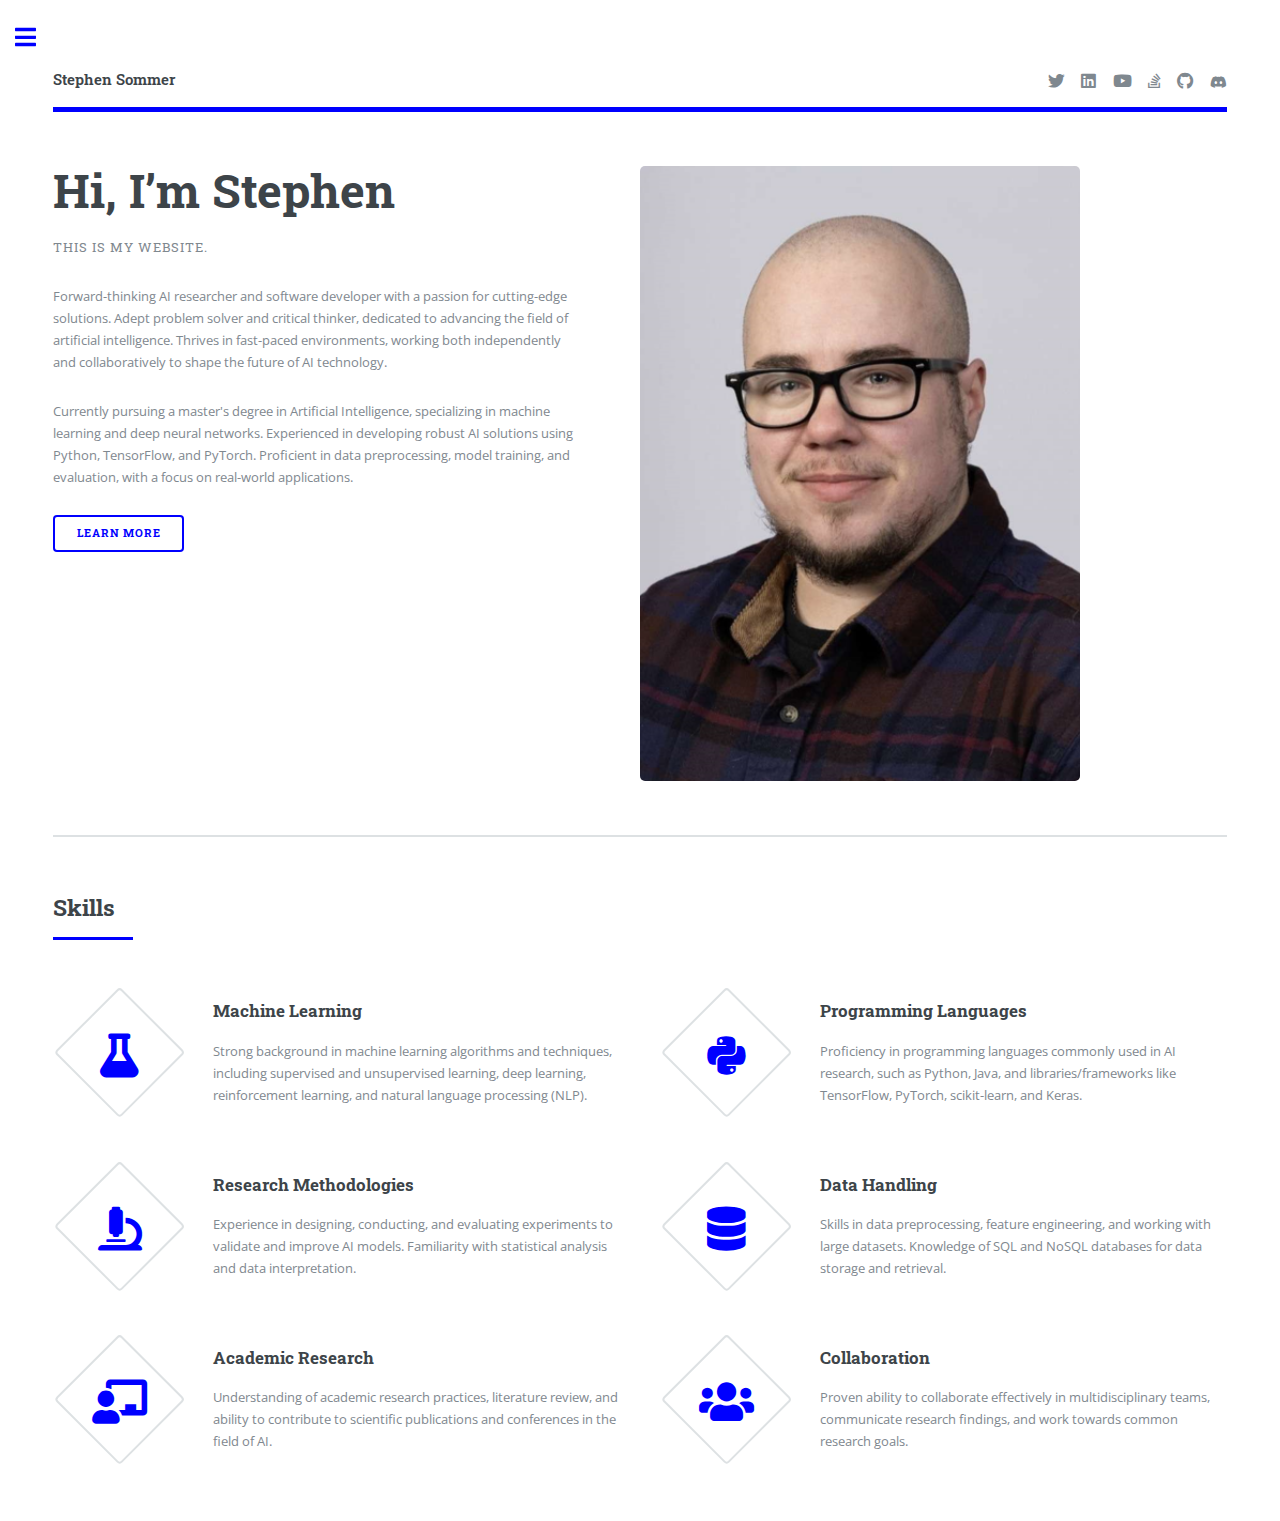
<file: index.html>
<!DOCTYPE HTML>
<!--
	Editorial by HTML5 UP
	html5up.net | @ajlkn
	Free for personal and commercial use under the CCA 3.0 license (html5up.net/license)
-->
<html>
	<head>
		<title>Stephen's Homepage</title>
		<meta charset="UTF-8">
		<meta name="viewport" content="width=device-width, initial-scale=1, user-scalable=no" />
		<link rel="stylesheet" href="assets/css/main.css" />
		<link rel="icon" type="image/x-icon" href="./images/Steve.jpg">
		<link rel="stylesheet" href="https://use.fontawesome.com/releases/v5.0.8/css/all.css">
	</head>
	<body class="is-preload">

		<!-- Wrapper -->
			<div id="wrapper">

				<!-- Main -->
					<div id="main">
						<div class="inner">

							<!-- Header -->
								<header id="header">
									<a href="index.html" class="logo"><strong>Stephen Sommer</strong></a>
									<ul class="icons">
										<li><a href="https://twitter.com/kassotstone" class="icon brands fa-twitter"><span class="label">Twitter</span></a></li>
										<li><a href="https://www.linkedin.com/in/stephen-sommer-0a6bb0164/" class="icon brands fa fa-linkedin"><span class="label">Linkedin</span></a></li>
										<li><a href="https://www.youtube.com/channel/UC3gU7MeGGn2jDfc2GNCFjKw" class="icon brands fa-youtube"><span class="label">Youtube</span></a></li>
										<li><a href="https://stackoverflow.com/users/14005968/pickles91" class="icon brands fa fa-stack-overflow"><span class="label">Stack-Overflow</span></a></li>
										<li><a href="https://github.com/ssommera" class="icon brands fa-github"><span class="label">Github</span></a></li>
										<li><i class="large fab fa-discord"><a href="#"></a></i>
									</ul>
								</header>

							<!-- Banner -->
								<section id="banner">
									<div class="content">
										<header>
											<h1>Hi, I’m Stephen<br /></h1>
											<p>This is my website.</p>
										</header>
										<p>Forward-thinking AI researcher and software developer
											with a passion for cutting-edge solutions. Adept problem
											solver and critical thinker, dedicated to advancing the
											field of artificial intelligence. Thrives in fast-paced
											environments, working both independently and
											collaboratively to shape the future of AI technology.</p>

											<p>Currently pursuing a master's degree in Artificial Intelligence, 
												specializing in machine learning and deep neural networks. 
												Experienced in developing robust AI solutions using Python, TensorFlow, and PyTorch. 
												Proficient in data preprocessing, model training, and evaluation, with a focus on real-world applications.</p>
    

										<ul class="actions">
											<li><a href="aboutMe.html" class="button big">Learn More</a></li>
										</ul>
									</div>
									<span class="image object">
										<img src="./images/Stephen.PNG" alt="" />
									</span>
								</section>

							<!-- Section -->
							<section>
								<header class="major">
									<h2>Skills</h2>
								</header>
								<div class="features">
									<article>
										<span class="icon solid fa-flask"></span>
										<div class="content">
											<h3>Machine Learning</h3>
											<p>Strong background in machine learning algorithms and techniques, including supervised and unsupervised learning, deep learning, reinforcement learning, and natural language processing (NLP).</p>
										</div>
									</article>
									<article>
										<span class="icon brands fa-python"></span>
										<div class="content">
											<h3>Programming Languages</h3>
											<p>Proficiency in programming languages commonly used in AI research, such as Python, Java, and libraries/frameworks like TensorFlow, PyTorch, scikit-learn, and Keras.</p>
										</div>
									</article>
									<article>
										<span class="icon solid fa-microscope"></span>
										<div class="content">
											<h3>Research Methodologies</h3>
											<p>Experience in designing, conducting, and evaluating experiments to validate and improve AI models. Familiarity with statistical analysis and data interpretation.</p>
										</div>
									</article>
									<article>
										<span class="icon solid fa-database"></span>
										<div class="content">
											<h3>Data Handling</h3>
											<p>Skills in data preprocessing, feature engineering, and working with large datasets. Knowledge of SQL and NoSQL databases for data storage and retrieval.</p>
										</div>
									</article>
									<article>
										<span class="icon solid fa-chalkboard-teacher"></span>
										<div class="content">
											<h3>Academic Research</h3>
											<p>Understanding of academic research practices, literature review, and ability to contribute to scientific publications and conferences in the field of AI.</p>
										</div>
									</article>
									<article>
										<span class="icon solid fa-users"></span>
										<div class="content">
											<h3>Collaboration</h3>
											<p>Proven ability to collaborate effectively in multidisciplinary teams, communicate research findings, and work towards common research goals.</p>
										</div>
									</article>
								</div>
							</section>
							

						</div>
					</div>

				<!-- Sidebar -->
					<div id="sidebar">
						<div class="inner">

							<!-- Search -->
								<section id="search" class="alt">
									<form method="post" action="#">
										<input type="text" name="query" id="query" placeholder="Search" />
									</form>
								</section>

							<!-- Menu -->
								<nav id="menu">
									<header class="major">
										<h2>Menu</h2>
									</header>
									<ul>
										<li><a href="index.html">Homepage</a></li>
										<li><a href="aboutMe.html">About Me</a></li>
										<li>
											<span class="opener">Education</span>
											<ul>
												<li><a href="#">Masters of Science <br> University of Michigan</a></li>
												<li><a href="#">Bachelors of Science <br> Winona State University</a></li>
												<li><a href="#">Associates of Applied Science <br> Minnesota State Southeast</a></li>
												<li><a href="#">Associates of Science <br> Rochester Community and Technical College</a></li>	
											</ul>
										</li>
										<li>
											<span class="opener">Licenses and Certifications</span>
											<ul>
												<li><a href="#">IPC-A-610</a></li>
												<li><a href="#">IPC J-STD-001</a></li>
											</ul>
										</li>
										<li>
											<span class="opener">Experience</span>
											<ul>
												<li><a href="#">AI Developer <br> Fastenal</a></li>
												<li><a href="#">Web Developer <br> Winona State University</a></li>
												<li><a href="#">Operator Technician <br> Watlow</a></li>
												<li><a href="#">Administratior Assistant <br> Mayo Clinic</a></li>
												<li><a href="#">Security Officer <br> Premier Security</a></li>
												<li><a href="#">SMT Machine Operator <br> Benchmark Electronics</a></li>
											</ul>
										</li>
										<li>
											<span class="opener">Publications</span>
											<!-- <ul>
												<li><a href="#">Coming Soon</a></li>
											</ul> -->
										</li>
										<li>
											<span class="opener">Projects</span>
											<!-- <ul>
												<li><a href="#">Coming Soon</a></li>
											</ul> -->
										</li>
										<li>
											<span class="opener">Volunteer</span>
											<ul>
												<li><a href="#">President - WSU Computer Science Club</a></li>
												<li><a href="#">Volunteer - Find a Grave</a></li>
												<li><a href="#">Habitat For Humanity</a></li>
											</ul>
										</li>
										<li><a href="Lucca.html">Lucca</a></li>
										<li><a href="oldIndex.html">The Beginning of this Website</a></li>
									</ul>
								</nav>

							<!-- Section -->
								<section>
									<header class="major">
										<h2>Get in touch</h2>
									</header>
									<p>Thank you for visiting my website. I'd love to hear from you and answer any questions you may have. Whether you want to collaborate on a project, discuss potential opportunities, or simply share your thoughts, feel free to reach out.</p>
									<ul class="contact">
										<li class="icon solid fa-envelope"><a href="#">ssommera@umich.edu</a></li>
										<li class="icon solid fa-home">Minnesota, USA</li>
									</ul>
								</section>

							<!-- Footer -->
								<footer id="footer">
									<p class="copyright">&copy; Untitled. All rights reserved. Demo Images: <a href="https://unsplash.com">Unsplash</a>. Design: <a href="https://html5up.net">HTML5 UP</a>.</p>
								</footer>

						</div>
					</div>

			</div>

		<!-- Scripts -->
			<script src="assets/js/jquery.min.js"></script>
			<script src="assets/js/browser.min.js"></script>
			<script src="assets/js/breakpoints.min.js"></script>
			<script src="assets/js/util.js"></script>
			<script src="assets/js/main.js"></script>

	</body>
</html>
</file>
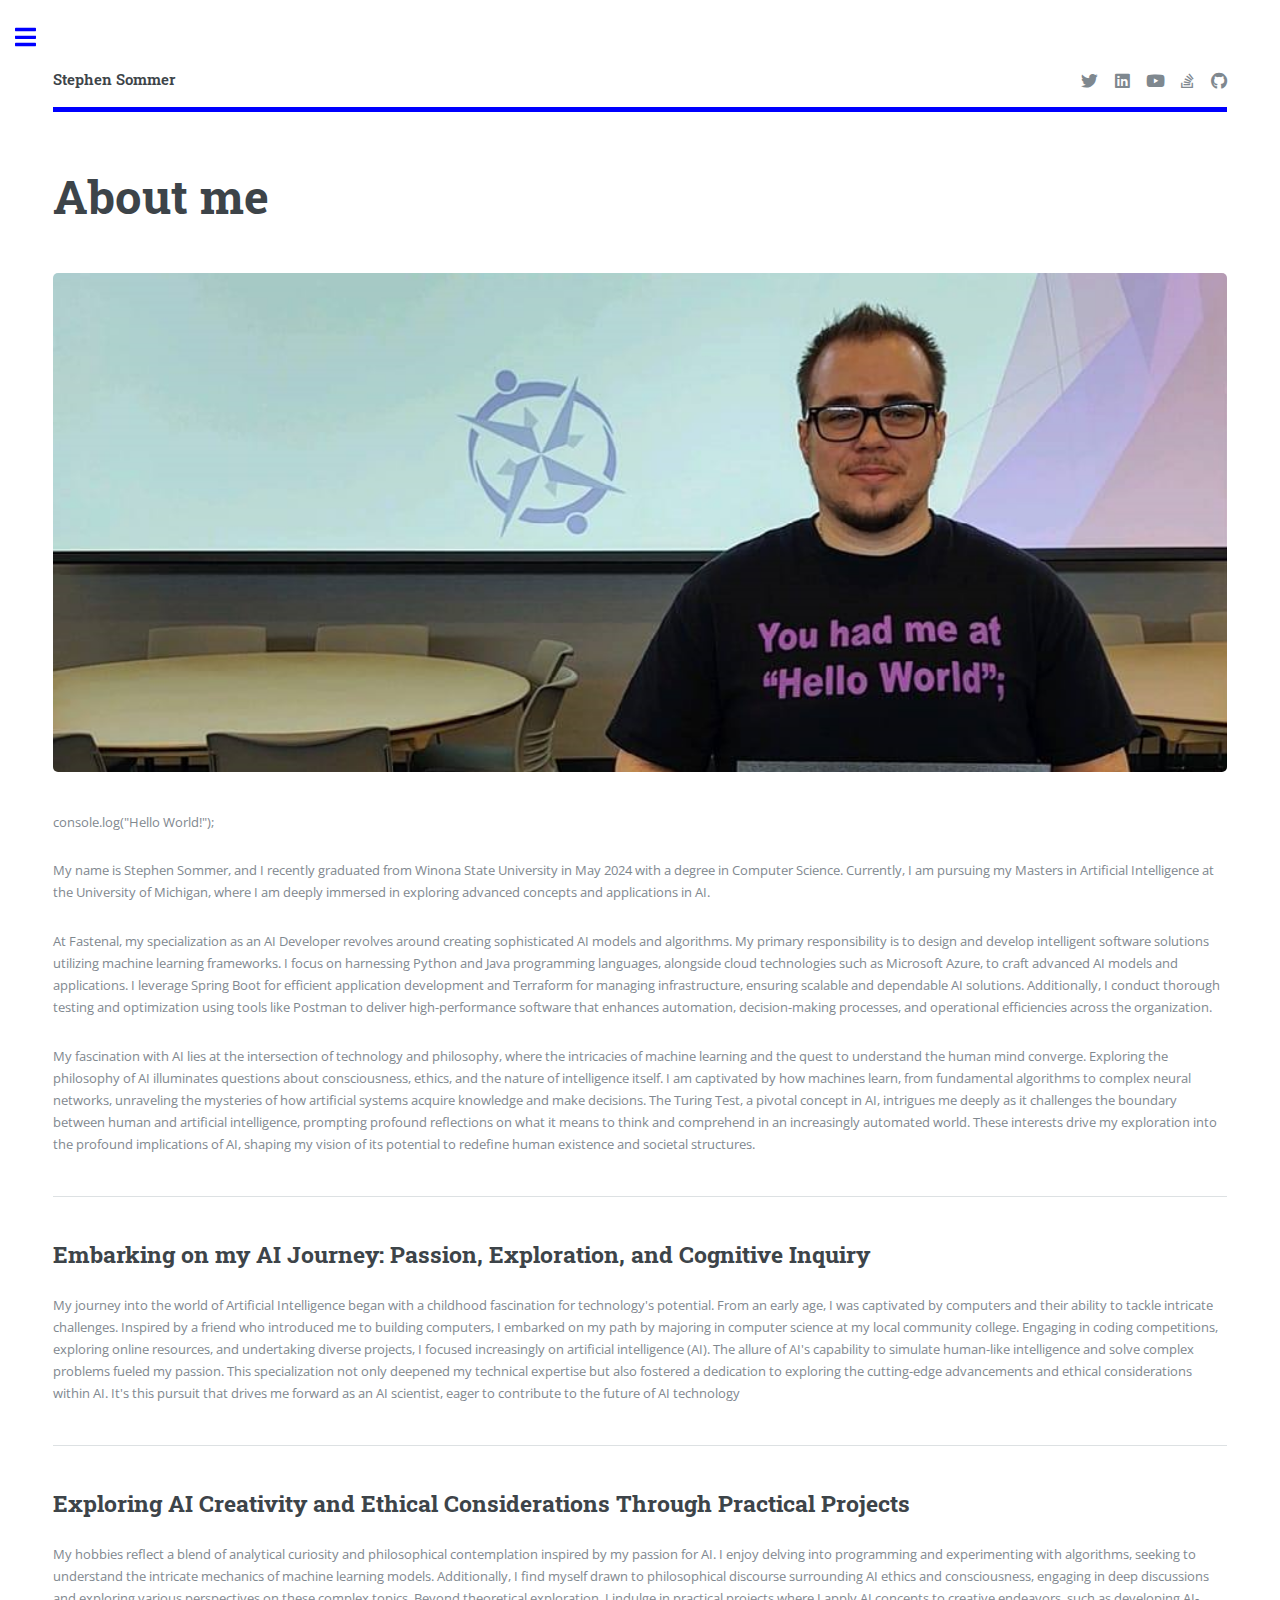
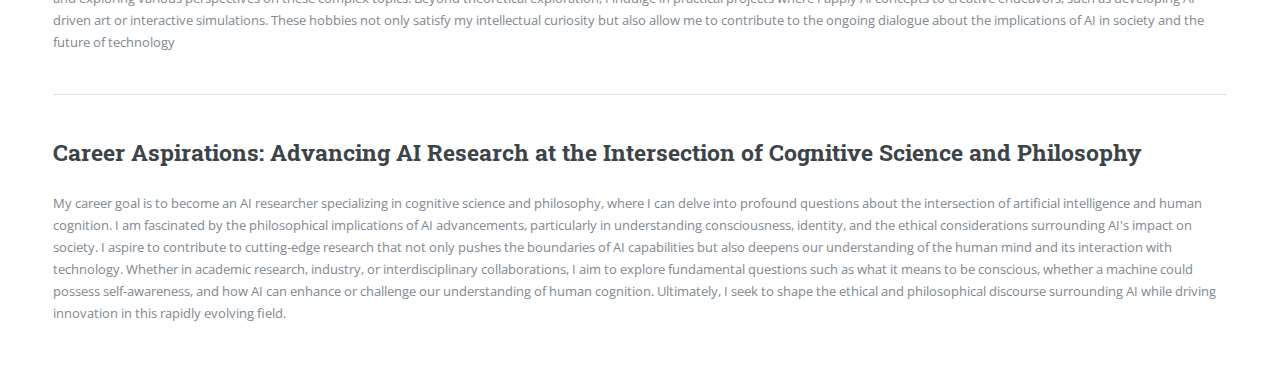
<file: aboutMe.html>
<!DOCTYPE HTML>
<!--
	Editorial by HTML5 UP
	html5up.net | @ajlkn
	Free for personal and commercial use under the CCA 3.0 license (html5up.net/license)
-->
<html>
	<head>
		<title>Stephen's About Me</title>
		<meta charset="utf-8" />
		<meta name="viewport" content="width=device-width, initial-scale=1, user-scalable=no" />
		<link rel="stylesheet" href="assets/css/main.css" />
	</head>
	<body class="is-preload">

		<!-- Wrapper -->
			<div id="wrapper">

				<!-- Main -->
					<div id="main">
						<div class="inner">

							<!-- Header -->
								<header id="header">
									<a href="index.html" class="logo"><strong>Stephen Sommer</strong></a>
									<ul class="icons">
										<li><a href="https://twitter.com/kassotstone" class="icon brands fa-twitter"><span class="label">Twitter</span></a></li>
										<li><a href="https://www.linkedin.com/in/stephan-sommer-0a6bb0164/" class="icon brands fa fa-linkedin"><span class="label">Linkedin</span></a></li>
										<li><a href="https://www.youtube.com/channel/UC3gU7MeGGn2jDfc2GNCFjKw" class="icon brands fa-youtube"><span class="label">Youtube</span></a></li>
										<li><a href="https://stackoverflow.com/users/14005968/pickles91" class="icon brands fa fa-stack-overflow"><span class="label">Stack-Overflow</span></a></li>
										<li><a href="https://github.com/ssommera" class="icon brands fa-github"><span class="label">Github</span></a></li>
									</ul>
								</header>

							<!-- Content -->
								<section>
									<header class="main">
										<h1>About me</h1>
									</header>

									<span class="image main"><img src="images/award1.png" alt="" /></span>

									<p></p>
									<p>console.log("Hello World!");</p>
									<p>My name is Stephen Sommer, and I recently graduated from Winona State University in May 2024 with a degree in Computer Science. Currently, I am pursuing my Masters in Artificial Intelligence at the University of Michigan, where I am deeply immersed in exploring advanced concepts and applications in AI.</p>
									
									
									<p>At Fastenal, my specialization as an AI Developer revolves around creating sophisticated AI models and algorithms. My primary responsibility is to design and develop intelligent software solutions utilizing machine learning frameworks. I focus on harnessing Python and Java programming languages, alongside cloud technologies such as Microsoft Azure, to craft advanced AI models and applications. I leverage Spring Boot for efficient application development and Terraform for managing infrastructure, ensuring scalable and dependable AI solutions. Additionally, I conduct thorough testing and optimization using tools like Postman to deliver high-performance software that enhances automation, decision-making processes, and operational efficiencies across the organization.</p>	
									
									
									<p>My fascination with AI lies at the intersection of technology and philosophy, where the intricacies of machine learning and the quest to understand the human mind converge. Exploring the philosophy of AI illuminates questions about consciousness, ethics, and the nature of intelligence itself. I am captivated by how machines learn, from fundamental algorithms to complex neural networks, unraveling the mysteries of how artificial systems acquire knowledge and make decisions. The Turing Test, a pivotal concept in AI, intrigues me deeply as it challenges the boundary between human and artificial intelligence, prompting profound reflections on what it means to think and comprehend in an increasingly automated world. These interests drive my exploration into the profound implications of AI, shaping my vision of its potential to redefine human existence and societal structures.</p>
						

									<hr class="major" />

									<h2>Embarking on my AI Journey: Passion, Exploration, and Cognitive Inquiry</h2>
									<p>My journey into the world of Artificial Intelligence began with a childhood fascination for technology's potential. From an early age, I was captivated by computers and their ability to tackle intricate challenges. Inspired by a friend who introduced me to building computers, I embarked on my path by majoring in computer science at my local community college. Engaging in coding competitions, exploring online resources, and undertaking diverse projects, I focused increasingly on artificial intelligence (AI). The allure of AI's capability to simulate human-like intelligence and solve complex problems fueled my passion. This specialization not only deepened my technical expertise but also fostered a dedication to exploring the cutting-edge advancements and ethical considerations within AI. It's this pursuit that drives me forward as an AI scientist, eager to contribute to the future of AI technology</p>

									<hr class="major" />

									<h2>Exploring AI Creativity and Ethical Considerations Through Practical Projects</h2>
									<p>My hobbies reflect a blend of analytical curiosity and philosophical contemplation inspired by my passion for AI. I enjoy delving into programming and experimenting with algorithms, seeking to understand the intricate mechanics of machine learning models. Additionally, I find myself drawn to philosophical discourse surrounding AI ethics and consciousness, engaging in deep discussions and exploring various perspectives on these complex topics. Beyond theoretical exploration, I indulge in practical projects where I apply AI concepts to creative endeavors, such as developing AI-driven art or interactive simulations. These hobbies not only satisfy my intellectual curiosity but also allow me to contribute to the ongoing dialogue about the implications of AI in society and the future of technology</p>

									<hr class="major" />

									<h2>Career Aspirations: Advancing AI Research at the Intersection of Cognitive Science and Philosophy</h2>
									<p>My career goal is to become an AI researcher specializing in cognitive science and philosophy, where I can delve into profound questions about the intersection of artificial intelligence and human cognition. I am fascinated by the philosophical implications of AI advancements, particularly in understanding consciousness, identity, and the ethical considerations surrounding AI's impact on society. I aspire to contribute to cutting-edge research that not only pushes the boundaries of AI capabilities but also deepens our understanding of the human mind and its interaction with technology. Whether in academic research, industry, or interdisciplinary collaborations, I aim to explore fundamental questions such as what it means to be conscious, whether a machine could possess self-awareness, and how AI can enhance or challenge our understanding of human cognition. Ultimately, I seek to shape the ethical and philosophical discourse surrounding AI while driving innovation in this rapidly evolving field.</p>
									
								</section>

						</div>
					</div>

				<!-- Sidebar -->
					<div id="sidebar">
						<div class="inner">

							<!-- Search -->
								<section id="search" class="alt">
									<form method="post" action="#">
										<input type="text" name="query" id="query" placeholder="Search" />
									</form>
								</section>

							<!-- Menu -->
							<nav id="menu">
								<header class="major">
									<h2>Menu</h2>
								</header>
								<ul>
									<li><a href="index.html">Homepage</a></li>
									<li><a href="aboutMe.html">About Me</a></li>
									<li>
										<span class="opener">Education</span>
										<ul>
											<li><a href="#">Masters of Science <br> University of Michigan</a></li>
											<li><a href="#">Bachelors of Science <br> Winona State University</a></li>
											<li><a href="#">Associates of Applied Science <br> Minnesota State Southeast</a></li>
											<li><a href="#">Associates of Science <br> Rochester Community and Technical College</a></li>	
										</ul>
									</li>
									<li>
										<span class="opener">Licenses and Certifications</span>
										<ul>
											<li><a href="#">IPC-A-610</a></li>
											<li><a href="#">IPC J-STD-001</a></li>
										</ul>
									</li>
									<li>
										<span class="opener">Experience</span>
										<ul>
											<li><a href="#">AI Developer <br> Fastenal</a></li>
											<li><a href="#">Web Developer <br> Winona State University</a></li>
											<li><a href="#">Operator Technician <br> Watlow</a></li>
											<li><a href="#">Administratior Assistant <br> Mayo Clinic</a></li>
											<li><a href="#">Security Officer <br> Premier Security</a></li>
											<li><a href="#">SMT Machine Operator <br> Benchmark Electronics</a></li>
										</ul>
									</li>
									<li>
										<span class="opener">Publications</span>
										<!-- <ul>
											<li><a href="#">Coming Soon</a></li>
										</ul> -->
									</li>
									<li>
										<span class="opener">Projects</span>
										<!-- <ul>
											<li><a href="#">Coming Soon</a></li>
										</ul> -->
									</li>
									<li>
										<span class="opener">Volunteer</span>
										<ul>
											<li><a href="#">President - WSU Computer Science Club</a></li>
											<li><a href="#">Volunteer - Find a Grave</a></li>
											<li><a href="#">Habitat For Humanity</a></li>
										</ul>
									</li>
									<li><a href="Lucca.html">Lucca</a></li>
									<li><a href="oldIndex.html">The Beginning of this Website</a></li>
								</ul>
							</nav>

							<!-- Section -->
							<section>
								<header class="major">
									<h2>Get in touch</h2>
								</header>
								<p>Thank you for visiting my website. I'd love to hear from you and answer any questions you may have. Whether you want to collaborate on a project, discuss potential opportunities, or simply share your thoughts, feel free to reach out.</p>
								<ul class="contact">
									<li class="icon solid fa-envelope"><a href="#">ssommera@umich.edu</a></li>
									<li class="icon solid fa-home">Minnesota, USA</li>
								</ul>
							</section>

							<!-- Footer -->
							<footer id="footer">
								<p class="copyright">&copy; ssommer.tech. All rights reserved. Design: <a href="https://html5up.net">HTML5 UP</a>.</p>
							</footer>

						</div>
					</div>

			</div>

		<!-- Scripts -->
			<script src="assets/js/jquery.min.js"></script>
			<script src="assets/js/browser.min.js"></script>
			<script src="assets/js/breakpoints.min.js"></script>
			<script src="assets/js/util.js"></script>
			<script src="assets/js/main.js"></script>

	</body>
</html>
</file>
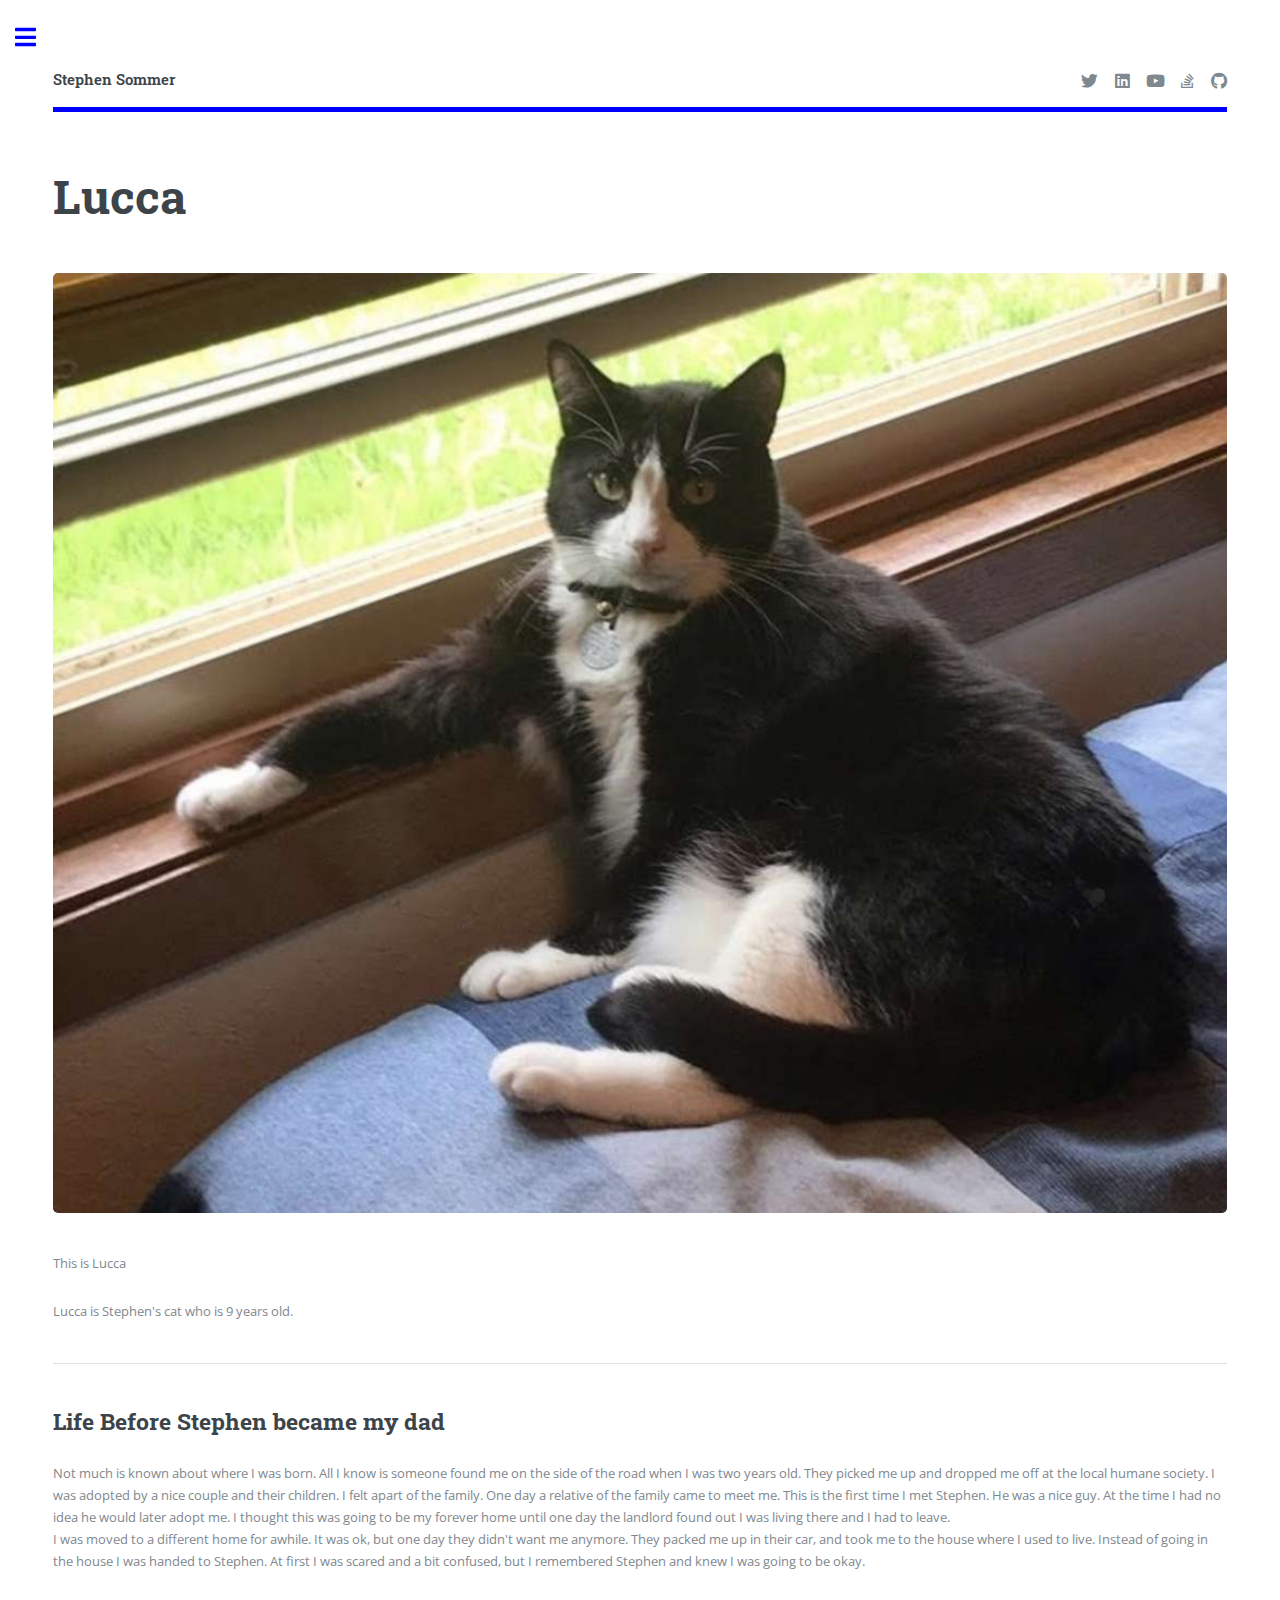
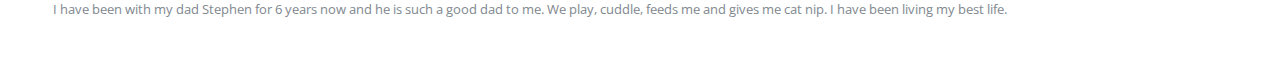
<file: Lucca.html>
<!DOCTYPE HTML>
<!--
	Editorial by HTML5 UP
	html5up.net | @ajlkn
	Free for personal and commercial use under the CCA 3.0 license (html5up.net/license)
-->
<html>
	<head>
		<title>Stephen's About Me</title>
		<meta charset="utf-8" />
		<meta name="viewport" content="width=device-width, initial-scale=1, user-scalable=no" />
		<link rel="stylesheet" href="assets/css/main.css" />
	</head>
	<body class="is-preload">

		<!-- Wrapper -->
			<div id="wrapper">

				<!-- Main -->
					<div id="main">
						<div class="inner">

							<!-- Header -->
								<header id="header">
									<a href="index.html" class="logo"><strong>Stephen Sommer</strong></a>
									<ul class="icons">
										<li><a href="https://twitter.com/kassotstone" class="icon brands fa-twitter"><span class="label">Twitter</span></a></li>
										<li><a href="https://www.linkedin.com/in/stephan-sommer-0a6bb0164/" class="icon brands fa fa-linkedin"><span class="label">Linkedin</span></a></li>
										<li><a href="https://www.youtube.com/channel/UC3gU7MeGGn2jDfc2GNCFjKw" class="icon brands fa-youtube"><span class="label">Youtube</span></a></li>
										<li><a href="https://stackoverflow.com/users/14005968/pickles91" class="icon brands fa fa-stack-overflow"><span class="label">Stack-Overflow</span></a></li>
										<li><a href="https://github.com/ssommera" class="icon brands fa-github"><span class="label">Github</span></a></li>
									</ul>
								</header>

							<!-- Content -->
								<section>
									<header class="main">
										<h1>Lucca</h1>
									</header>

									<span class="image main"><img src="./images/Lucca_Window.jpg" alt="" /></span>

									<p></p>
							
									<p>This is Lucca</p>
									<p>Lucca is Stephen's cat who is 9 years old.</p>

									<hr class="major" />

									<h2>Life Before Stephen became my dad</h2>
									<p>Not much is known about where I was born. All I know is someone found me on the side of the road when I was two years old. They picked me up and dropped me off at the local humane society. I was adopted by a nice couple and their children. I felt apart of the family. One day a relative of the family came to meet me. This is the first time I met Stephen. He was a nice guy. At the time I had no idea he would later adopt me. I thought this was going to be my forever home until one day the landlord found out I was living there and I had to leave. 
										<br> I was moved to a different home for awhile. It was ok, but one day they didn't want me anymore. They packed me up in their car, and took me to the house where I used to live. Instead of going in the house I was handed to Stephen. At first I was scared and a bit confused, but I remembered Stephen and knew I was going to be okay.</p>
									<p>I have been with my dad Stephen for 6 years now and he is such a good dad to me. We play, cuddle, feeds me and gives me cat nip. I have been living my best life.</p>
									
								</section>

						</div>
					</div>

				<!-- Sidebar -->
					<div id="sidebar">
						<div class="inner">

							<!-- Search -->
								<section id="search" class="alt">
									<form method="post" action="#">
										<input type="text" name="query" id="query" placeholder="Search" />
									</form>
								</section>

							<!-- Menu -->
							<nav id="menu">
								<header class="major">
									<h2>Menu</h2>
								</header>
								<ul>
									<li><a href="index.html">Homepage</a></li>
									<li><a href="aboutMe.html">About Me</a></li>
									<li>
										<span class="opener">Education</span><ul>
											<li><a href="#">Masters of Science <br> University of Michigan</a></li>
											<li><a href="#">Bachelors of Science <br> Winona State University</a></li>
											<li><a href="#">Associates of Applied Science <br> Minnesota State Southeast</a></li>
											<li><a href="#">Associates of Science <br> Rochester Community and Technical College</a></li>	
										</ul>
									</li>
									<li>
										<span class="opener">Licenses and Certifications</span>
										<ul>
											<li><a href="#">IPC-A-610</a></li>
											<li><a href="#">IPC J-STD-001</a></li>
										</ul>
									</li>
									<li>
										<span class="opener">Experience</span>
										<ul>
											<li><a href="#">AI Developer <br> Fastenal</a></li>
											<li><a href="#">Web Developer <br> Winona State University</a></li>
											<li><a href="#">Operator Technician <br> Watlow</a></li>
											<li><a href="#">Administratior Assistant <br> Mayo Clinic</a></li>
											<li><a href="#">Security Officer <br> Premier Security</a></li>
											<li><a href="#">SMT Machine Operator <br> Benchmark Electronics</a></li>
										</ul>
									</li>
									<li>
										<span class="opener">Publications</span>
										<!-- <ul>
											<li><a href="#">Coming Soon</a></li>
										</ul> -->
									</li>
									<li>
										<span class="opener">Projects</span>
										<!-- <ul>
											<li><a href="#">Coming Soon</a></li>
										</ul> -->
									</li>
									<li>
										<span class="opener">Volunteer</span>
										<ul>
											<li><a href="#">President - WSU Computer Science Club</a></li>
											<li><a href="#">Volunteer - Find a Grave</a></li>
											<li><a href="#">Habitat For Humanity</a></li>
										</ul>
									</li>
									<li><a href="Lucca.html">Lucca</a></li>
									<li><a href="oldIndex.html">The Beginning of this Website</a></li>
								</ul>
							</nav>

							<!-- Section -->
                            <section>
                                <header class="major">
                                    <h2>Get in touch</h2>
                                </header>
                                <p>Thank you for visiting my website. I'd love to hear from you and answer any questions you may have. Whether you want to collaborate on a project, discuss potential opportunities, or simply share your thoughts, feel free to reach out.</p>
                                <ul class="contact">
                                    <li class="icon solid fa-envelope"><a href="#">ssommera@umich.edu</a></li>
                                    <li class="icon solid fa-home">Minnesota, USA</li>
                                </ul>
                            </section>

							<!-- Footer -->
								<footer id="footer">
									<p class="copyright">&copy; ssommer.tech. All rights reserved. Design: <a href="https://html5up.net">HTML5 UP</a>.</p>
								</footer>

						</div>
					</div>

			</div>

		<!-- Scripts -->
			<script src="assets/js/jquery.min.js"></script>
			<script src="assets/js/browser.min.js"></script>
			<script src="assets/js/breakpoints.min.js"></script>
			<script src="assets/js/util.js"></script>
			<script src="assets/js/main.js"></script>

	</body>
</html>
</file>
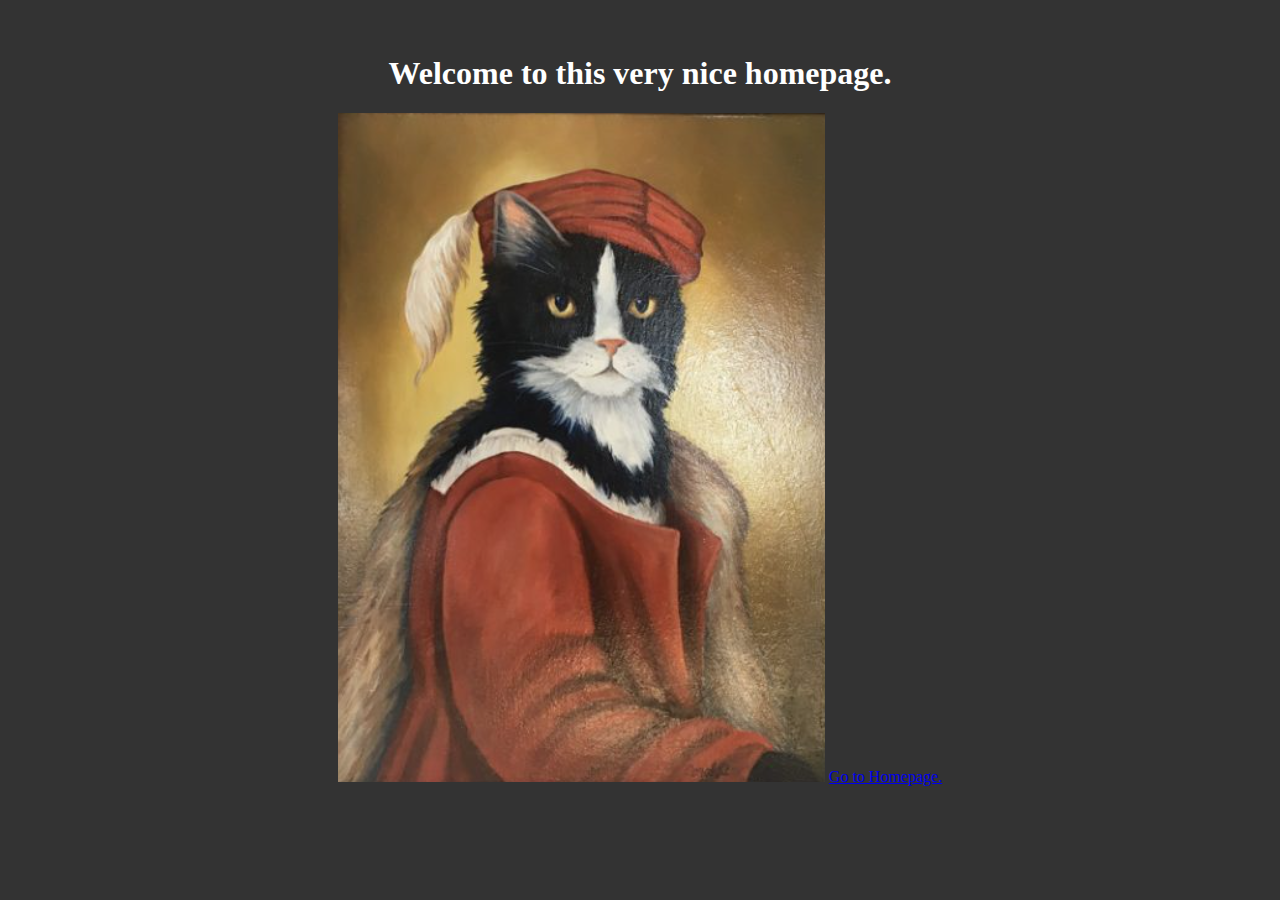
<file: oldIndex.html>
<!DOCTYPE html>
<html lang="en">
    <head>
        <title>Stephen's Homepage</title>
        <!-- <title>Stephen's Old Homepage</title> -->
        <meta charset="UTF-8">
        <meta name="viewport" content="width=device-width, initial-scale=1, user-scalable=no" />
        <link rel="stylesheet" href="./assets/css/oldStyle.css">
        <link rel="icon" type="image/x-icon" href="./images/Stephen.jpg"> 
    </head>
    <body>
        <h1>Welcome to this very nice homepage.</h1>
        <img src="./images/tuxcat.png">

        <a href="index.html">Go to Homepage.</a>
    </body>
</html>
</file>
<file: assets/css/oldStyle.css>
body {
    background: #333;
    color: #fff;
    text-align: center;
    padding: 2%;
}

/* a {
    color: #fff;
} */
</file>
<file: assets/css/main.css>
@import url(fontawesome-all.min.css);
@import url("https://fonts.googleapis.com/css?family=Open+Sans:400,600,400italic,600italic|Roboto+Slab:400,700");
/*
	Editorial by HTML5 UP
	html5up.net | @ajlkn
	Free for personal and commercial use under the CCA 3.0 license (html5up.net/license)
*/
html, body, div, span, applet, object,
iframe, h1, h2, h3, h4, h5, h6, p, blockquote,
pre, a, abbr, acronym, address, big, cite,
code, del, dfn, em, img, ins, kbd, q, s, samp,
small, strike, strong, sub, sup, tt, var, b,
u, i, center, dl, dt, dd, ol, ul, li, fieldset,
form, label, legend, table, caption, tbody,
tfoot, thead, tr, th, td, article, aside,
canvas, details, embed, figure, figcaption,
footer, header, hgroup, menu, nav, output, ruby,
section, summary, time, mark, audio, video {
  margin: 0;
  padding: 0;
  border: 0;
  font-size: 100%;
  font: inherit;
  vertical-align: baseline; }

article, aside, details, figcaption, figure,
footer, header, hgroup, menu, nav, section {
  display: block; }

body {
  line-height: 1; }

ol, ul {
  list-style: none; }

blockquote, q {
  quotes: none; }
  blockquote:before, blockquote:after, q:before, q:after {
    content: '';
    content: none; }

table {
  border-collapse: collapse;
  border-spacing: 0; }

body {
  -webkit-text-size-adjust: none; }

mark {
  background-color: transparent;
  color: inherit; }

input::-moz-focus-inner {
  border: 0;
  padding: 0; }

input, select, textarea {
  -moz-appearance: none;
  -webkit-appearance: none;
  -ms-appearance: none;
  appearance: none; }

/* Basic */
@-ms-viewport {
  width: device-width; }

body {
  -ms-overflow-style: scrollbar; }

@media screen and (max-width: 480px) {
  html, body {
    min-width: 320px; } }

html {
  box-sizing: border-box; }

*, *:before, *:after {
  box-sizing: inherit; }

body {
  background: ##f6eee3; }
  body.is-preload *, body.is-preload *:before, body.is-preload *:after, body.is-resizing *, body.is-resizing *:before, body.is-resizing *:after {
    -moz-animation: none !important;
    -webkit-animation: none !important;
    -ms-animation: none !important;
    animation: none !important;
    -moz-transition: none !important;
    -webkit-transition: none !important;
    -ms-transition: none !important;
    transition: none !important; }

/* Type */
body, input, select, textarea {
  color: #7f888f;
  font-family: "Open Sans", sans-serif;
  font-size: 13pt;
  font-weight: 400;
  line-height: 1.65; }
  @media screen and (max-width: 1680px) {
    body, input, select, textarea {
      font-size: 11pt; } }
  @media screen and (max-width: 1280px) {
    body, input, select, textarea {
      font-size: 10pt; } }
  @media screen and (max-width: 360px) {
    body, input, select, textarea {
      font-size: 9pt; } }

a {
  -moz-transition: color 0.2s ease-in-out, border-bottom-color 0.2s ease-in-out;
  -webkit-transition: color 0.2s ease-in-out, border-bottom-color 0.2s ease-in-out;
  -ms-transition: color 0.2s ease-in-out, border-bottom-color 0.2s ease-in-out;
  transition: color 0.2s ease-in-out, border-bottom-color 0.2s ease-in-out;
  border-bottom: dotted 1px;
  color: #0000FF;
  text-decoration: none; }
  a:hover {
    border-bottom-color: #0000FF;
    color: #0000FF!important; }
    a:hover strong {
      color: inherit; }

strong, b {
  color: #3d4449;
  font-weight: 600; }

em, i {
  font-style: italic; }

p {
  margin: 0 0 2em 0; }

h1, h2, h3, h4, h5, h6 {
  color: #3d4449;
  font-family: "Roboto Slab", serif;
  font-weight: 700;
  line-height: 1.5;
  margin: 0 0 1em 0; }
  h1 a, h2 a, h3 a, h4 a, h5 a, h6 a {
    color: inherit;
    text-decoration: none;
    border-bottom: 0; }

h1 {
  font-size: 4em;
  margin: 0 0 0.5em 0;
  line-height: 1.3; }

h2 {
  font-size: 1.75em; }

h3 {
  font-size: 1.25em; }

h4 {
  font-size: 1.1em; }

h5 {
  font-size: 0.9em; }

h6 {
  font-size: 0.7em; }

@media screen and (max-width: 1680px) {
  h1 {
    font-size: 3.5em; } }

@media screen and (max-width: 980px) {
  h1 {
    font-size: 3.25em; } }

@media screen and (max-width: 736px) {
  h1 {
    font-size: 2em;
    line-height: 1.4; }
  h2 {
    font-size: 1.5em; } }

sub {
  font-size: 0.8em;
  position: relative;
  top: 0.5em; }

sup {
  font-size: 0.8em;
  position: relative;
  top: -0.5em; }

blockquote {
  border-left: solid 3px rgba(210, 215, 217, 0.75);
  font-style: italic;
  margin: 0 0 2em 0;
  padding: 0.5em 0 0.5em 2em; }

code {
  background: rgba(230, 235, 237, 0.25);
  border-radius: 0.375em;
  border: solid 1px rgba(210, 215, 217, 0.75);
  font-family: "Courier New", monospace;
  font-size: 0.9em;
  margin: 0 0.25em;
  padding: 0.25em 0.65em; }

pre {
  -webkit-overflow-scrolling: touch;
  font-family: "Courier New", monospace;
  font-size: 0.9em;
  margin: 0 0 2em 0; }
  pre code {
    display: block;
    line-height: 1.75;
    padding: 1em 1.5em;
    overflow-x: auto; }

hr {
  border: 0;
  border-bottom: solid 1px rgba(210, 215, 217, 0.75);
  margin: 2em 0; }
  hr.major {
    margin: 3em 0; }

.align-left {
  text-align: left; }

.align-center {
  text-align: center; }

.align-right {
  text-align: right; }

/* Row */
.row {
  display: flex;
  flex-wrap: wrap;
  box-sizing: border-box;
  align-items: stretch; }
  .row > * {
    box-sizing: border-box; }
  .row.gtr-uniform > * > :last-child {
    margin-bottom: 0; }
  .row.aln-left {
    justify-content: flex-start; }
  .row.aln-center {
    justify-content: center; }
  .row.aln-right {
    justify-content: flex-end; }
  .row.aln-top {
    align-items: flex-start; }
  .row.aln-middle {
    align-items: center; }
  .row.aln-bottom {
    align-items: flex-end; }
  .row > .imp {
    order: -1; }
  .row > .col-1 {
    width: 8.33333%; }
  .row > .off-1 {
    margin-left: 8.33333%; }
  .row > .col-2 {
    width: 16.66667%; }
  .row > .off-2 {
    margin-left: 16.66667%; }
  .row > .col-3 {
    width: 25%; }
  .row > .off-3 {
    margin-left: 25%; }
  .row > .col-4 {
    width: 33.33333%; }
  .row > .off-4 {
    margin-left: 33.33333%; }
  .row > .col-5 {
    width: 41.66667%; }
  .row > .off-5 {
    margin-left: 41.66667%; }
  .row > .col-6 {
    width: 50%; }
  .row > .off-6 {
    margin-left: 50%; }
  .row > .col-7 {
    width: 58.33333%; }
  .row > .off-7 {
    margin-left: 58.33333%; }
  .row > .col-8 {
    width: 66.66667%; }
  .row > .off-8 {
    margin-left: 66.66667%; }
  .row > .col-9 {
    width: 75%; }
  .row > .off-9 {
    margin-left: 75%; }
  .row > .col-10 {
    width: 83.33333%; }
  .row > .off-10 {
    margin-left: 83.33333%; }
  .row > .col-11 {
    width: 91.66667%; }
  .row > .off-11 {
    margin-left: 91.66667%; }
  .row > .col-12 {
    width: 100%; }
  .row > .off-12 {
    margin-left: 100%; }
  .row.gtr-0 {
    margin-top: 0;
    margin-left: 0em; }
    .row.gtr-0 > * {
      padding: 0 0 0 0em; }
    .row.gtr-0.gtr-uniform {
      margin-top: 0em; }
      .row.gtr-0.gtr-uniform > * {
        padding-top: 0em; }
  .row.gtr-25 {
    margin-top: 0;
    margin-left: -0.375em; }
    .row.gtr-25 > * {
      padding: 0 0 0 0.375em; }
    .row.gtr-25.gtr-uniform {
      margin-top: -0.375em; }
      .row.gtr-25.gtr-uniform > * {
        padding-top: 0.375em; }
  .row.gtr-50 {
    margin-top: 0;
    margin-left: -0.75em; }
    .row.gtr-50 > * {
      padding: 0 0 0 0.75em; }
    .row.gtr-50.gtr-uniform {
      margin-top: -0.75em; }
      .row.gtr-50.gtr-uniform > * {
        padding-top: 0.75em; }
  .row {
    margin-top: 0;
    margin-left: -1.5em; }
    .row > * {
      padding: 0 0 0 1.5em; }
    .row.gtr-uniform {
      margin-top: -1.5em; }
      .row.gtr-uniform > * {
        padding-top: 1.5em; }
  .row.gtr-150 {
    margin-top: 0;
    margin-left: -2.25em; }
    .row.gtr-150 > * {
      padding: 0 0 0 2.25em; }
    .row.gtr-150.gtr-uniform {
      margin-top: -2.25em; }
      .row.gtr-150.gtr-uniform > * {
        padding-top: 2.25em; }
  .row.gtr-200 {
    margin-top: 0;
    margin-left: -3em; }
    .row.gtr-200 > * {
      padding: 0 0 0 3em; }
    .row.gtr-200.gtr-uniform {
      margin-top: -3em; }
      .row.gtr-200.gtr-uniform > * {
        padding-top: 3em; }
  @media screen and (max-width: 1680px) {
    .row {
      display: flex;
      flex-wrap: wrap;
      box-sizing: border-box;
      align-items: stretch; }
      .row > * {
        box-sizing: border-box; }
      .row.gtr-uniform > * > :last-child {
        margin-bottom: 0; }
      .row.aln-left {
        justify-content: flex-start; }
      .row.aln-center {
        justify-content: center; }
      .row.aln-right {
        justify-content: flex-end; }
      .row.aln-top {
        align-items: flex-start; }
      .row.aln-middle {
        align-items: center; }
      .row.aln-bottom {
        align-items: flex-end; }
      .row > .imp-xlarge {
        order: -1; }
      .row > .col-1-xlarge {
        width: 8.33333%; }
      .row > .off-1-xlarge {
        margin-left: 8.33333%; }
      .row > .col-2-xlarge {
        width: 16.66667%; }
      .row > .off-2-xlarge {
        margin-left: 16.66667%; }
      .row > .col-3-xlarge {
        width: 25%; }
      .row > .off-3-xlarge {
        margin-left: 25%; }
      .row > .col-4-xlarge {
        width: 33.33333%; }
      .row > .off-4-xlarge {
        margin-left: 33.33333%; }
      .row > .col-5-xlarge {
        width: 41.66667%; }
      .row > .off-5-xlarge {
        margin-left: 41.66667%; }
      .row > .col-6-xlarge {
        width: 50%; }
      .row > .off-6-xlarge {
        margin-left: 50%; }
      .row > .col-7-xlarge {
        width: 58.33333%; }
      .row > .off-7-xlarge {
        margin-left: 58.33333%; }
      .row > .col-8-xlarge {
        width: 66.66667%; }
      .row > .off-8-xlarge {
        margin-left: 66.66667%; }
      .row > .col-9-xlarge {
        width: 75%; }
      .row > .off-9-xlarge {
        margin-left: 75%; }
      .row > .col-10-xlarge {
        width: 83.33333%; }
      .row > .off-10-xlarge {
        margin-left: 83.33333%; }
      .row > .col-11-xlarge {
        width: 91.66667%; }
      .row > .off-11-xlarge {
        margin-left: 91.66667%; }
      .row > .col-12-xlarge {
        width: 100%; }
      .row > .off-12-xlarge {
        margin-left: 100%; }
      .row.gtr-0 {
        margin-top: 0;
        margin-left: 0em; }
        .row.gtr-0 > * {
          padding: 0 0 0 0em; }
        .row.gtr-0.gtr-uniform {
          margin-top: 0em; }
          .row.gtr-0.gtr-uniform > * {
            padding-top: 0em; }
      .row.gtr-25 {
        margin-top: 0;
        margin-left: -0.375em; }
        .row.gtr-25 > * {
          padding: 0 0 0 0.375em; }
        .row.gtr-25.gtr-uniform {
          margin-top: -0.375em; }
          .row.gtr-25.gtr-uniform > * {
            padding-top: 0.375em; }
      .row.gtr-50 {
        margin-top: 0;
        margin-left: -0.75em; }
        .row.gtr-50 > * {
          padding: 0 0 0 0.75em; }
        .row.gtr-50.gtr-uniform {
          margin-top: -0.75em; }
          .row.gtr-50.gtr-uniform > * {
            padding-top: 0.75em; }
      .row {
        margin-top: 0;
        margin-left: -1.5em; }
        .row > * {
          padding: 0 0 0 1.5em; }
        .row.gtr-uniform {
          margin-top: -1.5em; }
          .row.gtr-uniform > * {
            padding-top: 1.5em; }
      .row.gtr-150 {
        margin-top: 0;
        margin-left: -2.25em; }
        .row.gtr-150 > * {
          padding: 0 0 0 2.25em; }
        .row.gtr-150.gtr-uniform {
          margin-top: -2.25em; }
          .row.gtr-150.gtr-uniform > * {
            padding-top: 2.25em; }
      .row.gtr-200 {
        margin-top: 0;
        margin-left: -3em; }
        .row.gtr-200 > * {
          padding: 0 0 0 3em; }
        .row.gtr-200.gtr-uniform {
          margin-top: -3em; }
          .row.gtr-200.gtr-uniform > * {
            padding-top: 3em; } }
  @media screen and (max-width: 1280px) {
    .row {
      display: flex;
      flex-wrap: wrap;
      box-sizing: border-box;
      align-items: stretch; }
      .row > * {
        box-sizing: border-box; }
      .row.gtr-uniform > * > :last-child {
        margin-bottom: 0; }
      .row.aln-left {
        justify-content: flex-start; }
      .row.aln-center {
        justify-content: center; }
      .row.aln-right {
        justify-content: flex-end; }
      .row.aln-top {
        align-items: flex-start; }
      .row.aln-middle {
        align-items: center; }
      .row.aln-bottom {
        align-items: flex-end; }
      .row > .imp-large {
        order: -1; }
      .row > .col-1-large {
        width: 8.33333%; }
      .row > .off-1-large {
        margin-left: 8.33333%; }
      .row > .col-2-large {
        width: 16.66667%; }
      .row > .off-2-large {
        margin-left: 16.66667%; }
      .row > .col-3-large {
        width: 25%; }
      .row > .off-3-large {
        margin-left: 25%; }
      .row > .col-4-large {
        width: 33.33333%; }
      .row > .off-4-large {
        margin-left: 33.33333%; }
      .row > .col-5-large {
        width: 41.66667%; }
      .row > .off-5-large {
        margin-left: 41.66667%; }
      .row > .col-6-large {
        width: 50%; }
      .row > .off-6-large {
        margin-left: 50%; }
      .row > .col-7-large {
        width: 58.33333%; }
      .row > .off-7-large {
        margin-left: 58.33333%; }
      .row > .col-8-large {
        width: 66.66667%; }
      .row > .off-8-large {
        margin-left: 66.66667%; }
      .row > .col-9-large {
        width: 75%; }
      .row > .off-9-large {
        margin-left: 75%; }
      .row > .col-10-large {
        width: 83.33333%; }
      .row > .off-10-large {
        margin-left: 83.33333%; }
      .row > .col-11-large {
        width: 91.66667%; }
      .row > .off-11-large {
        margin-left: 91.66667%; }
      .row > .col-12-large {
        width: 100%; }
      .row > .off-12-large {
        margin-left: 100%; }
      .row.gtr-0 {
        margin-top: 0;
        margin-left: 0em; }
        .row.gtr-0 > * {
          padding: 0 0 0 0em; }
        .row.gtr-0.gtr-uniform {
          margin-top: 0em; }
          .row.gtr-0.gtr-uniform > * {
            padding-top: 0em; }
      .row.gtr-25 {
        margin-top: 0;
        margin-left: -0.375em; }
        .row.gtr-25 > * {
          padding: 0 0 0 0.375em; }
        .row.gtr-25.gtr-uniform {
          margin-top: -0.375em; }
          .row.gtr-25.gtr-uniform > * {
            padding-top: 0.375em; }
      .row.gtr-50 {
        margin-top: 0;
        margin-left: -0.75em; }
        .row.gtr-50 > * {
          padding: 0 0 0 0.75em; }
        .row.gtr-50.gtr-uniform {
          margin-top: -0.75em; }
          .row.gtr-50.gtr-uniform > * {
            padding-top: 0.75em; }
      .row {
        margin-top: 0;
        margin-left: -1.5em; }
        .row > * {
          padding: 0 0 0 1.5em; }
        .row.gtr-uniform {
          margin-top: -1.5em; }
          .row.gtr-uniform > * {
            padding-top: 1.5em; }
      .row.gtr-150 {
        margin-top: 0;
        margin-left: -2.25em; }
        .row.gtr-150 > * {
          padding: 0 0 0 2.25em; }
        .row.gtr-150.gtr-uniform {
          margin-top: -2.25em; }
          .row.gtr-150.gtr-uniform > * {
            padding-top: 2.25em; }
      .row.gtr-200 {
        margin-top: 0;
        margin-left: -3em; }
        .row.gtr-200 > * {
          padding: 0 0 0 3em; }
        .row.gtr-200.gtr-uniform {
          margin-top: -3em; }
          .row.gtr-200.gtr-uniform > * {
            padding-top: 3em; } }
  @media screen and (max-width: 980px) {
    .row {
      display: flex;
      flex-wrap: wrap;
      box-sizing: border-box;
      align-items: stretch; }
      .row > * {
        box-sizing: border-box; }
      .row.gtr-uniform > * > :last-child {
        margin-bottom: 0; }
      .row.aln-left {
        justify-content: flex-start; }
      .row.aln-center {
        justify-content: center; }
      .row.aln-right {
        justify-content: flex-end; }
      .row.aln-top {
        align-items: flex-start; }
      .row.aln-middle {
        align-items: center; }
      .row.aln-bottom {
        align-items: flex-end; }
      .row > .imp-medium {
        order: -1; }
      .row > .col-1-medium {
        width: 8.33333%; }
      .row > .off-1-medium {
        margin-left: 8.33333%; }
      .row > .col-2-medium {
        width: 16.66667%; }
      .row > .off-2-medium {
        margin-left: 16.66667%; }
      .row > .col-3-medium {
        width: 25%; }
      .row > .off-3-medium {
        margin-left: 25%; }
      .row > .col-4-medium {
        width: 33.33333%; }
      .row > .off-4-medium {
        margin-left: 33.33333%; }
      .row > .col-5-medium {
        width: 41.66667%; }
      .row > .off-5-medium {
        margin-left: 41.66667%; }
      .row > .col-6-medium {
        width: 50%; }
      .row > .off-6-medium {
        margin-left: 50%; }
      .row > .col-7-medium {
        width: 58.33333%; }
      .row > .off-7-medium {
        margin-left: 58.33333%; }
      .row > .col-8-medium {
        width: 66.66667%; }
      .row > .off-8-medium {
        margin-left: 66.66667%; }
      .row > .col-9-medium {
        width: 75%; }
      .row > .off-9-medium {
        margin-left: 75%; }
      .row > .col-10-medium {
        width: 83.33333%; }
      .row > .off-10-medium {
        margin-left: 83.33333%; }
      .row > .col-11-medium {
        width: 91.66667%; }
      .row > .off-11-medium {
        margin-left: 91.66667%; }
      .row > .col-12-medium {
        width: 100%; }
      .row > .off-12-medium {
        margin-left: 100%; }
      .row.gtr-0 {
        margin-top: 0;
        margin-left: 0em; }
        .row.gtr-0 > * {
          padding: 0 0 0 0em; }
        .row.gtr-0.gtr-uniform {
          margin-top: 0em; }
          .row.gtr-0.gtr-uniform > * {
            padding-top: 0em; }
      .row.gtr-25 {
        margin-top: 0;
        margin-left: -0.375em; }
        .row.gtr-25 > * {
          padding: 0 0 0 0.375em; }
        .row.gtr-25.gtr-uniform {
          margin-top: -0.375em; }
          .row.gtr-25.gtr-uniform > * {
            padding-top: 0.375em; }
      .row.gtr-50 {
        margin-top: 0;
        margin-left: -0.75em; }
        .row.gtr-50 > * {
          padding: 0 0 0 0.75em; }
        .row.gtr-50.gtr-uniform {
          margin-top: -0.75em; }
          .row.gtr-50.gtr-uniform > * {
            padding-top: 0.75em; }
      .row {
        margin-top: 0;
        margin-left: -1.5em; }
        .row > * {
          padding: 0 0 0 1.5em; }
        .row.gtr-uniform {
          margin-top: -1.5em; }
          .row.gtr-uniform > * {
            padding-top: 1.5em; }
      .row.gtr-150 {
        margin-top: 0;
        margin-left: -2.25em; }
        .row.gtr-150 > * {
          padding: 0 0 0 2.25em; }
        .row.gtr-150.gtr-uniform {
          margin-top: -2.25em; }
          .row.gtr-150.gtr-uniform > * {
            padding-top: 2.25em; }
      .row.gtr-200 {
        margin-top: 0;
        margin-left: -3em; }
        .row.gtr-200 > * {
          padding: 0 0 0 3em; }
        .row.gtr-200.gtr-uniform {
          margin-top: -3em; }
          .row.gtr-200.gtr-uniform > * {
            padding-top: 3em; } }
  @media screen and (max-width: 736px) {
    .row {
      display: flex;
      flex-wrap: wrap;
      box-sizing: border-box;
      align-items: stretch; }
      .row > * {
        box-sizing: border-box; }
      .row.gtr-uniform > * > :last-child {
        margin-bottom: 0; }
      .row.aln-left {
        justify-content: flex-start; }
      .row.aln-center {
        justify-content: center; }
      .row.aln-right {
        justify-content: flex-end; }
      .row.aln-top {
        align-items: flex-start; }
      .row.aln-middle {
        align-items: center; }
      .row.aln-bottom {
        align-items: flex-end; }
      .row > .imp-small {
        order: -1; }
      .row > .col-1-small {
        width: 8.33333%; }
      .row > .off-1-small {
        margin-left: 8.33333%; }
      .row > .col-2-small {
        width: 16.66667%; }
      .row > .off-2-small {
        margin-left: 16.66667%; }
      .row > .col-3-small {
        width: 25%; }
      .row > .off-3-small {
        margin-left: 25%; }
      .row > .col-4-small {
        width: 33.33333%; }
      .row > .off-4-small {
        margin-left: 33.33333%; }
      .row > .col-5-small {
        width: 41.66667%; }
      .row > .off-5-small {
        margin-left: 41.66667%; }
      .row > .col-6-small {
        width: 50%; }
      .row > .off-6-small {
        margin-left: 50%; }
      .row > .col-7-small {
        width: 58.33333%; }
      .row > .off-7-small {
        margin-left: 58.33333%; }
      .row > .col-8-small {
        width: 66.66667%; }
      .row > .off-8-small {
        margin-left: 66.66667%; }
      .row > .col-9-small {
        width: 75%; }
      .row > .off-9-small {
        margin-left: 75%; }
      .row > .col-10-small {
        width: 83.33333%; }
      .row > .off-10-small {
        margin-left: 83.33333%; }
      .row > .col-11-small {
        width: 91.66667%; }
      .row > .off-11-small {
        margin-left: 91.66667%; }
      .row > .col-12-small {
        width: 100%; }
      .row > .off-12-small {
        margin-left: 100%; }
      .row.gtr-0 {
        margin-top: 0;
        margin-left: 0em; }
        .row.gtr-0 > * {
          padding: 0 0 0 0em; }
        .row.gtr-0.gtr-uniform {
          margin-top: 0em; }
          .row.gtr-0.gtr-uniform > * {
            padding-top: 0em; }
      .row.gtr-25 {
        margin-top: 0;
        margin-left: -0.375em; }
        .row.gtr-25 > * {
          padding: 0 0 0 0.375em; }
        .row.gtr-25.gtr-uniform {
          margin-top: -0.375em; }
          .row.gtr-25.gtr-uniform > * {
            padding-top: 0.375em; }
      .row.gtr-50 {
        margin-top: 0;
        margin-left: -0.75em; }
        .row.gtr-50 > * {
          padding: 0 0 0 0.75em; }
        .row.gtr-50.gtr-uniform {
          margin-top: -0.75em; }
          .row.gtr-50.gtr-uniform > * {
            padding-top: 0.75em; }
      .row {
        margin-top: 0;
        margin-left: -1.5em; }
        .row > * {
          padding: 0 0 0 1.5em; }
        .row.gtr-uniform {
          margin-top: -1.5em; }
          .row.gtr-uniform > * {
            padding-top: 1.5em; }
      .row.gtr-150 {
        margin-top: 0;
        margin-left: -2.25em; }
        .row.gtr-150 > * {
          padding: 0 0 0 2.25em; }
        .row.gtr-150.gtr-uniform {
          margin-top: -2.25em; }
          .row.gtr-150.gtr-uniform > * {
            padding-top: 2.25em; }
      .row.gtr-200 {
        margin-top: 0;
        margin-left: -3em; }
        .row.gtr-200 > * {
          padding: 0 0 0 3em; }
        .row.gtr-200.gtr-uniform {
          margin-top: -3em; }
          .row.gtr-200.gtr-uniform > * {
            padding-top: 3em; } }
  @media screen and (max-width: 480px) {
    .row {
      display: flex;
      flex-wrap: wrap;
      box-sizing: border-box;
      align-items: stretch; }
      .row > * {
        box-sizing: border-box; }
      .row.gtr-uniform > * > :last-child {
        margin-bottom: 0; }
      .row.aln-left {
        justify-content: flex-start; }
      .row.aln-center {
        justify-content: center; }
      .row.aln-right {
        justify-content: flex-end; }
      .row.aln-top {
        align-items: flex-start; }
      .row.aln-middle {
        align-items: center; }
      .row.aln-bottom {
        align-items: flex-end; }
      .row > .imp-xsmall {
        order: -1; }
      .row > .col-1-xsmall {
        width: 8.33333%; }
      .row > .off-1-xsmall {
        margin-left: 8.33333%; }
      .row > .col-2-xsmall {
        width: 16.66667%; }
      .row > .off-2-xsmall {
        margin-left: 16.66667%; }
      .row > .col-3-xsmall {
        width: 25%; }
      .row > .off-3-xsmall {
        margin-left: 25%; }
      .row > .col-4-xsmall {
        width: 33.33333%; }
      .row > .off-4-xsmall {
        margin-left: 33.33333%; }
      .row > .col-5-xsmall {
        width: 41.66667%; }
      .row > .off-5-xsmall {
        margin-left: 41.66667%; }
      .row > .col-6-xsmall {
        width: 50%; }
      .row > .off-6-xsmall {
        margin-left: 50%; }
      .row > .col-7-xsmall {
        width: 58.33333%; }
      .row > .off-7-xsmall {
        margin-left: 58.33333%; }
      .row > .col-8-xsmall {
        width: 66.66667%; }
      .row > .off-8-xsmall {
        margin-left: 66.66667%; }
      .row > .col-9-xsmall {
        width: 75%; }
      .row > .off-9-xsmall {
        margin-left: 75%; }
      .row > .col-10-xsmall {
        width: 83.33333%; }
      .row > .off-10-xsmall {
        margin-left: 83.33333%; }
      .row > .col-11-xsmall {
        width: 91.66667%; }
      .row > .off-11-xsmall {
        margin-left: 91.66667%; }
      .row > .col-12-xsmall {
        width: 100%; }
      .row > .off-12-xsmall {
        margin-left: 100%; }
      .row.gtr-0 {
        margin-top: 0;
        margin-left: 0em; }
        .row.gtr-0 > * {
          padding: 0 0 0 0em; }
        .row.gtr-0.gtr-uniform {
          margin-top: 0em; }
          .row.gtr-0.gtr-uniform > * {
            padding-top: 0em; }
      .row.gtr-25 {
        margin-top: 0;
        margin-left: -0.375em; }
        .row.gtr-25 > * {
          padding: 0 0 0 0.375em; }
        .row.gtr-25.gtr-uniform {
          margin-top: -0.375em; }
          .row.gtr-25.gtr-uniform > * {
            padding-top: 0.375em; }
      .row.gtr-50 {
        margin-top: 0;
        margin-left: -0.75em; }
        .row.gtr-50 > * {
          padding: 0 0 0 0.75em; }
        .row.gtr-50.gtr-uniform {
          margin-top: -0.75em; }
          .row.gtr-50.gtr-uniform > * {
            padding-top: 0.75em; }
      .row {
        margin-top: 0;
        margin-left: -1.5em; }
        .row > * {
          padding: 0 0 0 1.5em; }
        .row.gtr-uniform {
          margin-top: -1.5em; }
          .row.gtr-uniform > * {
            padding-top: 1.5em; }
      .row.gtr-150 {
        margin-top: 0;
        margin-left: -2.25em; }
        .row.gtr-150 > * {
          padding: 0 0 0 2.25em; }
        .row.gtr-150.gtr-uniform {
          margin-top: -2.25em; }
          .row.gtr-150.gtr-uniform > * {
            padding-top: 2.25em; }
      .row.gtr-200 {
        margin-top: 0;
        margin-left: -3em; }
        .row.gtr-200 > * {
          padding: 0 0 0 3em; }
        .row.gtr-200.gtr-uniform {
          margin-top: -3em; }
          .row.gtr-200.gtr-uniform > * {
            padding-top: 3em; } }

/* Section/Article */
section.special, article.special {
  text-align: center; }

header p {
  font-family: "Roboto Slab", serif;
  font-size: 1em;
  font-weight: 400;
  letter-spacing: 0.075em;
  margin-top: -0.5em;
  text-transform: uppercase; }

header.major > :last-child {
  border-bottom: solid 3px #0000FF;
  display: inline-block;
  margin: 0 0 2em 0;
  padding: 0 0.75em 0.5em 0; }

header.main > :last-child {
  margin: 0 0 1em 0; }

/* Form */
form {
  margin: 0 0 2em 0; }

label {
  color: #3d4449;
  display: block;
  font-size: 0.9em;
  font-weight: 600;
  margin: 0 0 1em 0; }

input[type="text"],
input[type="password"],
input[type="email"],
input[type="tel"],
input[type="search"],
input[type="url"],
select,
textarea {
  -moz-appearance: none;
  -webkit-appearance: none;
  -ms-appearance: none;
  appearance: none;
  background: ##f6eee3;
  border-radius: 0.375em;
  border: none;
  border: solid 1px rgba(210, 215, 217, 0.75);
  color: inherit;
  display: block;
  outline: 0;
  padding: 0 1em;
  text-decoration: none;
  width: 100%; }
  input[type="text"]:invalid,
  input[type="password"]:invalid,
  input[type="email"]:invalid,
  input[type="tel"]:invalid,
  input[type="search"]:invalid,
  input[type="url"]:invalid,
  select:invalid,
  textarea:invalid {
    box-shadow: none; }
  input[type="text"]:focus,
  input[type="password"]:focus,
  input[type="email"]:focus,
  input[type="tel"]:focus,
  input[type="search"]:focus,
  input[type="url"]:focus,
  select:focus,
  textarea:focus {
    border-color: #0000FF;
    box-shadow: 0 0 0 1px #0000FF; }

select {
  background-image: url("data:image/svg+xml;charset=utf8,%3Csvg xmlns='http://www.w3.org/2000/svg' width='40' height='40' preserveAspectRatio='none' viewBox='0 0 40 40'%3E%3Cpath d='M9.4,12.3l10.4,10.4l10.4-10.4c0.2-0.2,0.5-0.4,0.9-0.4c0.3,0,0.6,0.1,0.9,0.4l3.3,3.3c0.2,0.2,0.4,0.5,0.4,0.9 c0,0.4-0.1,0.6-0.4,0.9L20.7,31.9c-0.2,0.2-0.5,0.4-0.9,0.4c-0.3,0-0.6-0.1-0.9-0.4L4.3,17.3c-0.2-0.2-0.4-0.5-0.4-0.9 c0-0.4,0.1-0.6,0.4-0.9l3.3-3.3c0.2-0.2,0.5-0.4,0.9-0.4S9.1,12.1,9.4,12.3z' fill='rgba(210, 215, 217, 0.75)' /%3E%3C/svg%3E");
  background-size: 1.25em;
  background-repeat: no-repeat;
  background-position: calc(100% - 1em) center;
  height: 2.75em;
  padding-right: 2.75em;
  text-overflow: ellipsis; }
  select option {
    color: #3d4449;
    background: ##f6eee3; }
  select:focus::-ms-value {
    background-color: transparent; }
  select::-ms-expand {
    display: none; }

input[type="text"],
input[type="password"],
input[type="email"],
input[type="tel"],
input[type="search"],
input[type="url"],
select {
  height: 2.75em; }

textarea {
  padding: 0.75em 1em; }

input[type="checkbox"],
input[type="radio"] {
  -moz-appearance: none;
  -webkit-appearance: none;
  -ms-appearance: none;
  appearance: none;
  display: block;
  float: left;
  margin-right: -2em;
  opacity: 0;
  width: 1em;
  z-index: -1; }
  input[type="checkbox"] + label,
  input[type="radio"] + label {
    text-decoration: none;
    color: #7f888f;
    cursor: pointer;
    display: inline-block;
    font-size: 1em;
    font-weight: 400;
    padding-left: 2.4em;
    padding-right: 0.75em;
    position: relative; }
    input[type="checkbox"] + label:before,
    input[type="radio"] + label:before {
      -moz-osx-font-smoothing: grayscale;
      -webkit-font-smoothing: antialiased;
      display: inline-block;
      font-style: normal;
      font-variant: normal;
      text-rendering: auto;
      line-height: 1;
      text-transform: none !important;
      font-family: 'Font Awesome 5 Free';
      font-weight: 900; }
    input[type="checkbox"] + label:before,
    input[type="radio"] + label:before {
      background: ##f6eee3;
      border-radius: 0.375em;
      border: solid 1px rgba(210, 215, 217, 0.75);
      content: '';
      display: inline-block;
      font-size: 0.8em;
      height: 2.0625em;
      left: 0;
      line-height: 2.0625em;
      position: absolute;
      text-align: center;
      top: 0;
      width: 2.0625em; }
  input[type="checkbox"]:checked + label:before,
  input[type="radio"]:checked + label:before {
    background: #3d4449;
    border-color: #3d4449;
    color: ##f6eee3;
    content: '\f00c'; }
  input[type="checkbox"]:focus + label:before,
  input[type="radio"]:focus + label:before {
    border-color: #0000FF;
    box-shadow: 0 0 0 1px #0000FF; }

input[type="checkbox"] + label:before {
  border-radius: 0.375em; }

input[type="radio"] + label:before {
  border-radius: 100%; }

::-webkit-input-placeholder {
  color: #9fa3a6 !important;
  opacity: 1.0; }

:-moz-placeholder {
  color: #9fa3a6 !important;
  opacity: 1.0; }

::-moz-placeholder {
  color: #9fa3a6 !important;
  opacity: 1.0; }

:-ms-input-placeholder {
  color: #9fa3a6 !important;
  opacity: 1.0; }

/* Box */
.box {
  border-radius: 0.375em;
  border: solid 1px rgba(210, 215, 217, 0.75);
  margin-bottom: 2em;
  padding: 1.5em; }
  .box > :last-child,
  .box > :last-child > :last-child,
  .box > :last-child > :last-child > :last-child {
    margin-bottom: 0; }
  .box.alt {
    border: 0;
    border-radius: 0;
    padding: 0; }

/* Icon */
.icon {
  text-decoration: none;
  border-bottom: none;
  position: relative; }
  .icon:before {
    -moz-osx-font-smoothing: grayscale;
    -webkit-font-smoothing: antialiased;
    display: inline-block;
    font-style: normal;
    font-variant: normal;
    text-rendering: auto;
    line-height: 1;
    text-transform: none !important;
    font-family: 'Font Awesome 5 Free';
    font-weight: 400; }
  .icon > .label {
    display: none; }
  .icon:before {
    line-height: inherit; }
  .icon.solid:before {
    font-weight: 900; }
  .icon.brands:before {
    font-family: 'Font Awesome 5 Brands'; }

/* Image */
.image {
  border-radius: 0.375em;
  border: 0;
  display: inline-block;
  position: relative; }
  .image img {
    border-radius: 0.375em;
    display: block; }
  .image.left, .image.right {
    max-width: 40%; }
    .image.left img, .image.right img {
      width: 100%; }
  .image.left {
    float: left;
    padding: 0 1.5em 1em 0;
    top: 0.25em; }
  .image.right {
    float: right;
    padding: 0 0 1em 1.5em;
    top: 0.25em; }
  .image.fit {
    display: block;
    margin: 0 0 2em 0;
    width: 100%; }
    .image.fit img {
      width: 100%; }
  .image.main {
    display: block;
    margin: 0 0 3em 0;
    width: 100%; }
    .image.main img {
      width: 100%; }

a.image {
  overflow: hidden; }
  a.image img {
    -moz-transition: -moz-transform 0.2s ease;
    -webkit-transition: -webkit-transform 0.2s ease;
    -ms-transition: -ms-transform 0.2s ease;
    transition: transform 0.2s ease; }
  a.image:hover img {
    -moz-transform: scale(1.075);
    -webkit-transform: scale(1.075);
    -ms-transform: scale(1.075);
    transform: scale(1.075); }

/* List */
ol {
  list-style: decimal;
  margin: 0 0 2em 0;
  padding-left: 1.25em; }
  ol li {
    padding-left: 0.25em; }

ul {
  list-style: disc;
  margin: 0 0 2em 0;
  padding-left: 1em; }
  ul li {
    padding-left: 0.5em; }
  ul.alt {
    list-style: none;
    padding-left: 0; }
    ul.alt li {
      border-top: solid 1px rgba(210, 215, 217, 0.75);
      padding: 0.5em 0; }
      ul.alt li:first-child {
        border-top: 0;
        padding-top: 0; }

dl {
  margin: 0 0 2em 0; }
  dl dt {
    display: block;
    font-weight: 600;
    margin: 0 0 1em 0; }
  dl dd {
    margin-left: 2em; }

/* Actions */
ul.actions {
  display: -moz-flex;
  display: -webkit-flex;
  display: -ms-flex;
  display: flex;
  cursor: default;
  list-style: none;
  margin-left: -1em;
  padding-left: 0; }
  ul.actions li {
    padding: 0 0 0 1em;
    vertical-align: middle; }
  ul.actions.special {
    -moz-justify-content: center;
    -webkit-justify-content: center;
    -ms-justify-content: center;
    justify-content: center;
    width: 100%;
    margin-left: 0; }
    ul.actions.special li:first-child {
      padding-left: 0; }
  ul.actions.stacked {
    -moz-flex-direction: column;
    -webkit-flex-direction: column;
    -ms-flex-direction: column;
    flex-direction: column;
    margin-left: 0; }
    ul.actions.stacked li {
      padding: 1.3em 0 0 0; }
      ul.actions.stacked li:first-child {
        padding-top: 0; }
  ul.actions.fit {
    width: calc(100% + 1em); }
    ul.actions.fit li {
      -moz-flex-grow: 1;
      -webkit-flex-grow: 1;
      -ms-flex-grow: 1;
      flex-grow: 1;
      -moz-flex-shrink: 1;
      -webkit-flex-shrink: 1;
      -ms-flex-shrink: 1;
      flex-shrink: 1;
      width: 100%; }
      ul.actions.fit li > * {
        width: 100%; }
    ul.actions.fit.stacked {
      width: 100%; }

/* Icons */
ul.icons {
  cursor: default;
  list-style: none;
  padding-left: 0; }
  ul.icons li {
    display: inline-block;
    padding: 0 1em 0 0; }
    ul.icons li:last-child {
      padding-right: 0; }
    ul.icons li .icon {
      color: inherit; }
      ul.icons li .icon:before {
        font-size: 1.25em; }

/* Contact */
ul.contact {
  list-style: none;
  padding: 0; }
  ul.contact li {
    text-decoration: none;
    border-top: solid 1px rgba(210, 215, 217, 0.75);
    margin: 1.5em 0 0 0;
    padding: 1.5em 0 0 3em;
    position: relative; }
    ul.contact li:before {
      -moz-osx-font-smoothing: grayscale;
      -webkit-font-smoothing: antialiased;
      display: inline-block;
      font-style: normal;
      font-variant: normal;
      text-rendering: auto;
      line-height: 1;
      text-transform: none !important;
      font-family: 'Font Awesome 5 Free';
      font-weight: 400; }
    ul.contact li:before {
      color: #0000FF;
      display: inline-block;
      font-size: 1.5em;
      height: 1.125em;
      left: 0;
      line-height: 1.125em;
      position: absolute;
      text-align: center;
      top: 1em;
      width: 1.5em; }
    ul.contact li:first-child {
      border-top: 0;
      margin-top: 0;
      padding-top: 0; }
      ul.contact li:first-child:before {
        top: 0; }
    ul.contact li a {
      color: inherit; }

/* Pagination */
ul.pagination {
  cursor: default;
  list-style: none;
  padding-left: 0; }
  ul.pagination li {
    display: inline-block;
    padding-left: 0;
    vertical-align: middle; }
    ul.pagination li > .page {
      -moz-transition: background-color 0.2s ease-in-out, color 0.2s ease-in-out;
      -webkit-transition: background-color 0.2s ease-in-out, color 0.2s ease-in-out;
      -ms-transition: background-color 0.2s ease-in-out, color 0.2s ease-in-out;
      transition: background-color 0.2s ease-in-out, color 0.2s ease-in-out;
      border-bottom: 0;
      border-radius: 0.375em;
      display: inline-block;
      font-size: 0.8em;
      font-weight: 600;
      height: 2em;
      line-height: 2em;
      margin: 0 0.125em;
      min-width: 2em;
      padding: 0 0.5em;
      text-align: center; }
      ul.pagination li > .page.active {
        background-color: #0000FF;
        color: ##f6eee3 !important; }
        ul.pagination li > .page.active:hover {
          background-color: #f67878; }
        ul.pagination li > .page.active:active {
          background-color: #f45c5c; }
    ul.pagination li:first-child {
      padding-right: 0.75em; }
    ul.pagination li:last-child {
      padding-left: 0.75em; }
  @media screen and (max-width: 480px) {
    ul.pagination li:nth-child(n+2):nth-last-child(n+2) {
      display: none; }
    ul.pagination li:first-child {
      padding-right: 0; } }

/* Table */
.table-wrapper {
  -webkit-overflow-scrolling: touch;
  overflow-x: auto; }

table {
  margin: 0 0 2em 0;
  width: 100%; }
  table tbody tr {
    border: solid 1px rgba(210, 215, 217, 0.75);
    border-left: 0;
    border-right: 0; }
    table tbody tr:nth-child(2n + 1) {
      background-color: rgba(230, 235, 237, 0.25); }
  table td {
    padding: 0.75em 0.75em; }
  table th {
    color: #3d4449;
    font-size: 0.9em;
    font-weight: 600;
    padding: 0 0.75em 0.75em 0.75em;
    text-align: left; }
  table thead {
    border-bottom: solid 2px rgba(210, 215, 217, 0.75); }
  table tfoot {
    border-top: solid 2px rgba(210, 215, 217, 0.75); }
  table.alt {
    border-collapse: separate; }
    table.alt tbody tr td {
      border: solid 1px rgba(210, 215, 217, 0.75);
      border-left-width: 0;
      border-top-width: 0; }
      table.alt tbody tr td:first-child {
        border-left-width: 1px; }
    table.alt tbody tr:first-child td {
      border-top-width: 1px; }
    table.alt thead {
      border-bottom: 0; }
    table.alt tfoot {
      border-top: 0; }

/* Button */
input[type="submit"],
input[type="reset"],
input[type="button"],
button,
.button {
  -moz-appearance: none;
  -webkit-appearance: none;
  -ms-appearance: none;
  appearance: none;
  -moz-transition: background-color 0.2s ease-in-out, color 0.2s ease-in-out;
  -webkit-transition: background-color 0.2s ease-in-out, color 0.2s ease-in-out;
  -ms-transition: background-color 0.2s ease-in-out, color 0.2s ease-in-out;
  transition: background-color 0.2s ease-in-out, color 0.2s ease-in-out;
  background-color: transparent;
  border-radius: 0.375em;
  border: 0;
  box-shadow: inset 0 0 0 2px #0000FF;
  color: #0000FF !important;
  cursor: pointer;
  display: inline-block;
  font-family: "Roboto Slab", serif;
  font-size: 0.8em;
  font-weight: 700;
  height: 3.5em;
  letter-spacing: 0.075em;
  line-height: 3.5em;
  padding: 0 2.25em;
  text-align: center;
  text-decoration: none;
  text-transform: uppercase;
  white-space: nowrap; }
  input[type="submit"]:hover,
  input[type="reset"]:hover,
  input[type="button"]:hover,
  button:hover,
  .button:hover {
    background-color: rgba(245, 106, 106, 0.05); }
  input[type="submit"]:active,
  input[type="reset"]:active,
  input[type="button"]:active,
  button:active,
  .button:active {
    background-color: rgba(245, 106, 106, 0.15); }
  input[type="submit"].icon:before,
  input[type="reset"].icon:before,
  input[type="button"].icon:before,
  button.icon:before,
  .button.icon:before {
    margin-right: 0.5em; }
  input[type="submit"].fit,
  input[type="reset"].fit,
  input[type="button"].fit,
  button.fit,
  .button.fit {
    width: 100%; }
  input[type="submit"].small,
  input[type="reset"].small,
  input[type="button"].small,
  button.small,
  .button.small {
    font-size: 0.6em; }
  input[type="submit"].large,
  input[type="reset"].large,
  input[type="button"].large,
  button.large,
  .button.large {
    font-size: 1em;
    height: 3.65em;
    line-height: 3.65em; }
  input[type="submit"].primary,
  input[type="reset"].primary,
  input[type="button"].primary,
  button.primary,
  .button.primary {
    background-color: #0000FF;
    box-shadow: none;
    color: ##f6eee3 !important; }
    input[type="submit"].primary:hover,
    input[type="reset"].primary:hover,
    input[type="button"].primary:hover,
    button.primary:hover,
    .button.primary:hover {
      background-color: #f67878; }
    input[type="submit"].primary:active,
    input[type="reset"].primary:active,
    input[type="button"].primary:active,
    button.primary:active,
    .button.primary:active {
      background-color: #f45c5c; }
  input[type="submit"].disabled, input[type="submit"]:disabled,
  input[type="reset"].disabled,
  input[type="reset"]:disabled,
  input[type="button"].disabled,
  input[type="button"]:disabled,
  button.disabled,
  button:disabled,
  .button.disabled,
  .button:disabled {
    pointer-events: none;
    opacity: 0.25; }

/* Mini Posts */
.mini-posts article {
  border-top: solid 1px rgba(210, 215, 217, 0.75);
  margin-top: 2em;
  padding-top: 2em; }
  .mini-posts article .image {
    display: block;
    margin: 0 0 1.5em 0; }
    .mini-posts article .image img {
      display: block;
      width: 100%; }
  .mini-posts article:first-child {
    border-top: 0;
    margin-top: 0;
    padding-top: 0; }

/* Features */
.features {
  display: -moz-flex;
  display: -webkit-flex;
  display: -ms-flex;
  display: flex;
  -moz-flex-wrap: wrap;
  -webkit-flex-wrap: wrap;
  -ms-flex-wrap: wrap;
  flex-wrap: wrap;
  margin: 0 0 2em -3em;
  width: calc(100% + 3em); }
  .features article {
    -moz-align-items: center;
    -webkit-align-items: center;
    -ms-align-items: center;
    align-items: center;
    display: -moz-flex;
    display: -webkit-flex;
    display: -ms-flex;
    display: flex;
    margin: 0 0 3em 3em;
    position: relative;
    width: calc(50% - 3em); }
    .features article:nth-child(2n - 1) {
      margin-right: 1.5em; }
    .features article:nth-child(2n) {
      margin-left: 1.5em; }
    .features article:nth-last-child(1), .features article:nth-last-child(2) {
      margin-bottom: 0; }
    .features article .icon {
      -moz-flex-grow: 0;
      -webkit-flex-grow: 0;
      -ms-flex-grow: 0;
      flex-grow: 0;
      -moz-flex-shrink: 0;
      -webkit-flex-shrink: 0;
      -ms-flex-shrink: 0;
      flex-shrink: 0;
      display: block;
      height: 10em;
      line-height: 10em;
      margin: 0 2em 0 0;
      text-align: center;
      width: 10em; }
      .features article .icon:before {
        color: #0000FF;
        font-size: 2.75rem;
        position: relative;
        top: 0.05em; }
      .features article .icon:after {
        -moz-transform: rotate(45deg);
        -webkit-transform: rotate(45deg);
        -ms-transform: rotate(45deg);
        transform: rotate(45deg);
        border-radius: 0.25rem;
        border: solid 2px rgba(210, 215, 217, 0.75);
        content: '';
        display: block;
        height: 7em;
        left: 50%;
        margin: -3.5em 0 0 -3.5em;
        position: absolute;
        top: 50%;
        width: 7em; }
    .features article .content {
      -moz-flex-grow: 1;
      -webkit-flex-grow: 1;
      -ms-flex-grow: 1;
      flex-grow: 1;
      -moz-flex-shrink: 1;
      -webkit-flex-shrink: 1;
      -ms-flex-shrink: 1;
      flex-shrink: 1;
      width: 100%; }
      .features article .content > :last-child {
        margin-bottom: 0; }
  @media screen and (max-width: 980px) {
    .features {
      margin: 0 0 2em 0;
      width: 100%; }
      .features article {
        margin: 0 0 3em 0;
        width: 100%; }
        .features article:nth-child(2n - 1) {
          margin-right: 0; }
        .features article:nth-child(2n) {
          margin-left: 0; }
        .features article:nth-last-child(1), .features article:nth-last-child(2) {
          margin-bottom: 3em; }
        .features article:last-child {
          margin-bottom: 0; }
        .features article .icon {
          height: 8em;
          line-height: 8em;
          width: 8em; }
          .features article .icon:before {
            font-size: 2.25rem; }
          .features article .icon:after {
            height: 6em;
            margin: -3em 0 0 -3em;
            width: 6em; } }
  @media screen and (max-width: 480px) {
    .features article {
      -moz-flex-direction: column;
      -webkit-flex-direction: column;
      -ms-flex-direction: column;
      flex-direction: column;
      -moz-align-items: -moz-flex-start;
      -webkit-align-items: -webkit-flex-start;
      -ms-align-items: -ms-flex-start;
      align-items: flex-start; }
      .features article .icon {
        height: 6em;
        line-height: 6em;
        margin: 0 0 1.5em 0;
        width: 6em; }
        .features article .icon:before {
          font-size: 1.5rem; }
        .features article .icon:after {
          height: 4em;
          margin: -2em 0 0 -2em;
          width: 4em; } }
  @media screen and (max-width: 480px) {
    .features article .icon:before {
      font-size: 1.25rem; } }

/* Posts */
.posts {
  display: -moz-flex;
  display: -webkit-flex;
  display: -ms-flex;
  display: flex;
  -moz-flex-wrap: wrap;
  -webkit-flex-wrap: wrap;
  -ms-flex-wrap: wrap;
  flex-wrap: wrap;
  margin: 0 0 2em -6em;
  width: calc(100% + 6em); }
  .posts article {
    -moz-flex-grow: 0;
    -webkit-flex-grow: 0;
    -ms-flex-grow: 0;
    flex-grow: 0;
    -moz-flex-shrink: 1;
    -webkit-flex-shrink: 1;
    -ms-flex-shrink: 1;
    flex-shrink: 1;
    margin: 0 0 6em 6em;
    position: relative;
    width: calc(33.33333% - 6em); }
    .posts article:before {
      background: rgba(210, 215, 217, 0.75);
      content: '';
      display: block;
      height: calc(100% + 6em);
      left: -3em;
      position: absolute;
      top: 0;
      width: 1px; }
    .posts article:after {
      background: rgba(210, 215, 217, 0.75);
      bottom: -3em;
      content: '';
      display: block;
      height: 1px;
      position: absolute;
      right: 0;
      width: calc(100% + 6em); }
    .posts article > :last-child {
      margin-bottom: 0; }
    .posts article .image {
      display: block;
      margin: 0 0 2em 0; }
      .posts article .image img {
        display: block;
        width: 100%; }
  @media screen and (min-width: 1681px) {
    .posts article:nth-child(3n + 1):before {
      display: none; }
    .posts article:nth-child(3n + 1):after {
      width: 100%; }
    .posts article:nth-last-child(1), .posts article:nth-last-child(2), .posts article:nth-last-child(3) {
      margin-bottom: 0; }
      .posts article:nth-last-child(1):before, .posts article:nth-last-child(2):before, .posts article:nth-last-child(3):before {
        height: 100%; }
      .posts article:nth-last-child(1):after, .posts article:nth-last-child(2):after, .posts article:nth-last-child(3):after {
        display: none; } }
  @media screen and (max-width: 1680px) {
    .posts article {
      width: calc(50% - 6em); }
      .posts article:nth-last-child(3) {
        margin-bottom: 6em; } }
  @media screen and (min-width: 481px) and (max-width: 1680px) {
    .posts article:nth-child(2n + 1):before {
      display: none; }
    .posts article:nth-child(2n + 1):after {
      width: 100%; }
    .posts article:nth-last-child(1), .posts article:nth-last-child(2) {
      margin-bottom: 0; }
      .posts article:nth-last-child(1):before, .posts article:nth-last-child(2):before {
        height: 100%; }
      .posts article:nth-last-child(1):after, .posts article:nth-last-child(2):after {
        display: none; } }
  @media screen and (max-width: 736px) {
    .posts {
      margin: 0 0 2em -4.5em;
      width: calc(100% + 4.5em); }
      .posts article {
        margin: 0 0 4.5em 4.5em;
        width: calc(50% - 4.5em); }
        .posts article:before {
          height: calc(100% + 4.5em);
          left: -2.25em; }
        .posts article:after {
          bottom: -2.25em;
          width: calc(100% + 4.5em); }
        .posts article:nth-last-child(3) {
          margin-bottom: 4.5em; } }
  @media screen and (max-width: 480px) {
    .posts {
      margin: 0 0 2em 0;
      width: 100%; }
      .posts article {
        margin: 0 0 4.5em 0;
        width: 100%; }
        .posts article:before {
          display: none; }
        .posts article:after {
          width: 100%; }
        .posts article:last-child {
          margin-bottom: 0; }
          .posts article:last-child:after {
            display: none; } }

/* Wrapper */
#wrapper {
  display: -moz-flex;
  display: -webkit-flex;
  display: -ms-flex;
  display: flex;
  -moz-flex-direction: row-reverse;
  -webkit-flex-direction: row-reverse;
  -ms-flex-direction: row-reverse;
  flex-direction: row-reverse;
  min-height: 100vh; }

/* Main */
#main {
  -moz-flex-grow: 1;
  -webkit-flex-grow: 1;
  -ms-flex-grow: 1;
  flex-grow: 1;
  -moz-flex-shrink: 1;
  -webkit-flex-shrink: 1;
  -ms-flex-shrink: 1;
  flex-shrink: 1;
  width: 100%; }
  #main > .inner {
    padding: 0 6em 0.1em 6em ;
    margin: 0 auto;
    max-width: 110em; }
    #main > .inner > section {
      padding: 6em 0 4em 0 ;
      border-top: solid 2px rgba(210, 215, 217, 0.75); }
      #main > .inner > section:first-of-type {
        border-top: 0 !important; }
  @media screen and (max-width: 1680px) {
    #main > .inner {
      padding: 0 5em 0.1em 5em ; }
      #main > .inner > section {
        padding: 5em 0 3em 0 ; } }
  @media screen and (max-width: 1280px) {
    #main > .inner {
      padding: 0 4em 0.1em 4em ; }
      #main > .inner > section {
        padding: 4em 0 2em 0 ; } }
  @media screen and (max-width: 736px) {
    #main > .inner {
      padding: 0 2em 0.1em 2em ; }
      #main > .inner > section {
        padding: 3em 0 1em 0 ; } }

/* Sidebar */
#search form {
  text-decoration: none;
  position: relative; }
  #search form:before {
    -moz-osx-font-smoothing: grayscale;
    -webkit-font-smoothing: antialiased;
    display: inline-block;
    font-style: normal;
    font-variant: normal;
    text-rendering: auto;
    line-height: 1;
    text-transform: none !important;
    font-family: 'Font Awesome 5 Free';
    font-weight: 900; }
  #search form:before {
    -moz-transform: scaleX(-1);
    -webkit-transform: scaleX(-1);
    -ms-transform: scaleX(-1);
    transform: scaleX(-1);
    color: #7f888f;
    content: '\f002';
    cursor: default;
    display: block;
    font-size: 1.5em;
    height: 2em;
    line-height: 2em;
    opacity: 0.325;
    position: absolute;
    right: 0;
    text-align: center;
    top: 0;
    width: 2em; }
  #search form input[type="text"] {
    padding-right: 2.75em; }

#sidebar {
  -moz-flex-grow: 0;
  -webkit-flex-grow: 0;
  -ms-flex-grow: 0;
  flex-grow: 0;
  -moz-flex-shrink: 0;
  -webkit-flex-shrink: 0;
  -ms-flex-shrink: 0;
  flex-shrink: 0;
  -moz-transition: margin-left 0.5s ease, box-shadow 0.5s ease;
  -webkit-transition: margin-left 0.5s ease, box-shadow 0.5s ease;
  -ms-transition: margin-left 0.5s ease, box-shadow 0.5s ease;
  transition: margin-left 0.5s ease, box-shadow 0.5s ease;
  background-color: #f5f6f7;
  font-size: 0.9em;
  position: relative;
  width: 26em; }
  #sidebar h2 {
    font-size: 1.38889em; }
  #sidebar > .inner {
    padding: 2.22222em 2.22222em 2.44444em 2.22222em ;
    position: relative;
    width: 26em; }
    #sidebar > .inner > * {
      border-bottom: solid 2px rgba(210, 215, 217, 0.75);
      margin: 0 0 3.5em 0;
      padding: 0 0 3.5em 0; }
      #sidebar > .inner > * > :last-child {
        margin-bottom: 0; }
      #sidebar > .inner > *:last-child {
        border-bottom: 0;
        margin-bottom: 0;
        padding-bottom: 0; }
    #sidebar > .inner > .alt {
      background-color: #eff1f2;
      border-bottom: 0;
      margin: -2.22222em 0 4.44444em -2.22222em;
      padding: 2.22222em;
      width: calc(100% + 4.44444em); }
  #sidebar .toggle {
    text-decoration: none;
    -moz-transition: left 0.5s ease;
    -webkit-transition: left 0.5s ease;
    -ms-transition: left 0.5s ease;
    transition: left 0.5s ease;
    -webkit-tap-highlight-color: rgba(255, 255, 255, 0);
    border: 0;
    display: block;
    height: 7.5em;
    left: 26em;
    line-height: 7.5em;
    outline: 0;
    overflow: hidden;
    position: absolute;
    text-align: center;
    text-indent: -15em;
    white-space: nowrap;
    top: 0;
    width: 6em;
    z-index: 10000; }
    #sidebar .toggle:before {
      -moz-osx-font-smoothing: grayscale;
      -webkit-font-smoothing: antialiased;
      display: inline-block;
      font-style: normal;
      font-variant: normal;
      text-rendering: auto;
      line-height: 1;
      text-transform: none !important;
      font-family: 'Font Awesome 5 Free';
      font-weight: 900; }
    #sidebar .toggle:before {
      content: '\f0c9';
      font-size: 2rem;
      height: inherit;
      left: 0;
      line-height: inherit;
      position: absolute;
      text-indent: 0;
      top: 0;
      width: inherit; }
  #sidebar.inactive {
    margin-left: -26em; }
  @media screen and (max-width: 1680px) {
    #sidebar {
      width: 24em; }
      #sidebar > .inner {
        padding: 1.66667em 1.66667em 1.33333em 1.66667em ;
        width: 24em; }
        #sidebar > .inner > .alt {
          margin: -1.66667em 0 3.33333em -1.66667em;
          padding: 1.66667em;
          width: calc(100% + 3.33333em); }
      #sidebar .toggle {
        height: 6.25em;
        left: 24em;
        line-height: 6.25em;
        text-indent: 5em;
        width: 5em; }
        #sidebar .toggle:before {
          font-size: 1.5rem; }
      #sidebar.inactive {
        margin-left: -24em; } }
  @media screen and (max-width: 1280px) {
    #sidebar {
      box-shadow: 0 0 5em 0 rgba(0, 0, 0, 0.175);
      height: 100%;
      left: 0;
      position: fixed;
      top: 0;
      z-index: 10000; }
      #sidebar.inactive {
        box-shadow: none; }
      #sidebar > .inner {
        -webkit-overflow-scrolling: touch;
        height: 100%;
        left: 0;
        overflow-x: hidden;
        overflow-y: auto;
        position: absolute;
        top: 0; }
        #sidebar > .inner:after {
          content: '';
          display: block;
          height: 4em;
          width: 100%; }
      #sidebar .toggle {
        text-indent: 6em;
        width: 6em; }
        #sidebar .toggle:before {
          font-size: 1.5rem;
          margin-left: -0.4375em; }
      body.is-preload #sidebar {
        display: none; } }
  @media screen and (max-width: 736px) {
    #sidebar .toggle {
      text-indent: 7.25em;
      width: 7.25em; }
      #sidebar .toggle:before {
        color: #7f888f;
        margin-left: -0.0625em;
        margin-top: -0.25em;
        font-size: 1.1rem;
        z-index: 1; }
      #sidebar .toggle:after {
        background: rgba(222, 225, 226, 0.75);
        border-radius: 0.375em;
        content: '';
        height: 3.5em;
        left: 1em;
        position: absolute;
        top: 1em;
        width: 5em; } }

/* Header */
#header {
  display: -moz-flex;
  display: -webkit-flex;
  display: -ms-flex;
  display: flex;
  border-bottom: solid 5px #0000FF;
  padding: 6em 0 1em 0;
  position: relative; }
  #header > * {
    -moz-flex: 1;
    -webkit-flex: 1;
    -ms-flex: 1;
    flex: 1;
    margin-bottom: 0; }
  #header .logo {
    border-bottom: 0;
    color: inherit;
    font-family: "Roboto Slab", serif;
    font-size: 1.125em; }
  #header .icons {
    text-align: right; }
  @media screen and (max-width: 1680px) {
    #header {
      padding-top: 5em; } }
  @media screen and (max-width: 736px) {
    #header {
      padding-top: 6.5em; }
      #header .logo {
        font-size: 1.25em;
        margin: 0; }
      #header .icons {
        height: 5em;
        line-height: 5em;
        position: absolute;
        right: -0.5em;
        top: 0; } }

/* Banner */
#banner {
  padding: 6em 0 4em 0 ;
  display: -moz-flex;
  display: -webkit-flex;
  display: -ms-flex;
  display: flex; }
  #banner h1 {
    margin-top: -0.125em; }
  #banner .content {
    -moz-flex-grow: 1;
    -webkit-flex-grow: 1;
    -ms-flex-grow: 1;
    flex-grow: 1;
    -moz-flex-shrink: 1;
    -webkit-flex-shrink: 1;
    -ms-flex-shrink: 1;
    flex-shrink: 1;
    width: 50%; }
  #banner .image {
    -moz-flex-grow: 0;
    -webkit-flex-grow: 0;
    -ms-flex-grow: 0;
    flex-grow: 0;
    -moz-flex-shrink: 0;
    -webkit-flex-shrink: 0;
    -ms-flex-shrink: 0;
    flex-shrink: 0;
    display: block;
    margin: 0 0 2em 4em;
    width: 50%; }
    #banner .image img {
      height: 100%;
      -moz-object-fit: cover;
      -webkit-object-fit: cover;
      -ms-object-fit: cover;
      object-fit: cover;
      -moz-object-position: center;
      -webkit-object-position: center;
      -ms-object-position: center;
      object-position: center;
      width: 75%; }
  @media screen and (orientation: portrait) {
    #banner {
      -moz-flex-direction: column-reverse;
      -webkit-flex-direction: column-reverse;
      -ms-flex-direction: column-reverse;
      flex-direction: column-reverse; }
      #banner h1 br {
        display: none; }
      #banner .content {
        -moz-flex-grow: 0;
        -webkit-flex-grow: 0;
        -ms-flex-grow: 0;
        flex-grow: 0;
        -moz-flex-shrink: 0;
        -webkit-flex-shrink: 0;
        -ms-flex-shrink: 0;
        flex-shrink: 0;
        width: 100%; }
      #banner .image {
        -moz-flex-grow: 0;
        -webkit-flex-grow: 0;
        -ms-flex-grow: 0;
        flex-grow: 0;
        -moz-flex-shrink: 0;
        -webkit-flex-shrink: 0;
        -ms-flex-shrink: 0;
        flex-shrink: 0;
        margin: 0 0 4em 0;
        height: 25em;
        max-height: 50vh;
        min-height: 18em;
        width: 100%; } }
  @media screen and (orientation: portrait) and (max-width: 480px) {
    #banner .image {
      max-height: 35vh; } }

/* Footer */
#footer .copyright {
  color: #9fa3a6;
  font-size: 0.9em; }
  #footer .copyright a {
    color: inherit; }

/* Menu */
#menu ul {
  -moz-user-select: none;
  -webkit-user-select: none;
  -ms-user-select: none;
  user-select: none;
  color: #3d4449;
  font-family: "Roboto Slab", serif;
  font-weight: 400;
  letter-spacing: 0.075em;
  list-style: none;
  margin-bottom: 0;
  padding: 0;
  text-transform: uppercase; }
  #menu ul a, #menu ul span {
    border-bottom: 0;
    color: inherit;
    cursor: pointer;
    display: block;
    font-size: 0.9em;
    padding: 0.625em 0; }
    #menu ul a:hover, #menu ul span:hover {
      color: #0000FF; }
    #menu ul a.opener, #menu ul span.opener {
      -moz-transition: color 0.2s ease-in-out;
      -webkit-transition: color 0.2s ease-in-out;
      -ms-transition: color 0.2s ease-in-out;
      transition: color 0.2s ease-in-out;
      text-decoration: none;
      -webkit-tap-highlight-color: rgba(255, 255, 255, 0);
      position: relative; }
      #menu ul a.opener:before, #menu ul span.opener:before {
        -moz-osx-font-smoothing: grayscale;
        -webkit-font-smoothing: antialiased;
        display: inline-block;
        font-style: normal;
        font-variant: normal;
        text-rendering: auto;
        line-height: 1;
        text-transform: none !important;
        font-family: 'Font Awesome 5 Free';
        font-weight: 900; }
      #menu ul a.opener:before, #menu ul span.opener:before {
        -moz-transition: color 0.2s ease-in-out, -moz-transform 0.2s ease-in-out;
        -webkit-transition: color 0.2s ease-in-out, -webkit-transform 0.2s ease-in-out;
        -ms-transition: color 0.2s ease-in-out, -ms-transform 0.2s ease-in-out;
        transition: color 0.2s ease-in-out, transform 0.2s ease-in-out;
        color: #9fa3a6;
        content: '\f078';
        position: absolute;
        right: 0; }
      #menu ul a.opener:hover:before, #menu ul span.opener:hover:before {
        color: #0000FF; }
      #menu ul a.opener.active + ul, #menu ul span.opener.active + ul {
        display: block; }
      #menu ul a.opener.active:before, #menu ul span.opener.active:before {
        -moz-transform: rotate(-180deg);
        -webkit-transform: rotate(-180deg);
        -ms-transform: rotate(-180deg);
        transform: rotate(-180deg); }

#menu > ul > li {
  border-top: solid 1px rgba(210, 215, 217, 0.75);
  margin: 0.5em 0 0 0;
  padding: 0.5em 0 0 0; }
  #menu > ul > li > ul {
    color: #9fa3a6;
    display: none;
    margin: 0.5em 0 1.5em 0;
    padding-left: 1em; }
    #menu > ul > li > ul a, #menu > ul > li > ul span {
      font-size: 0.8em; }
    #menu > ul > li > ul > li {
      margin: 0.125em 0 0 0;
      padding: 0.125em 0 0 0; }
  #menu > ul > li:first-child {
    border-top: 0;
    margin-top: 0;
    padding-top: 0; }
</file>
